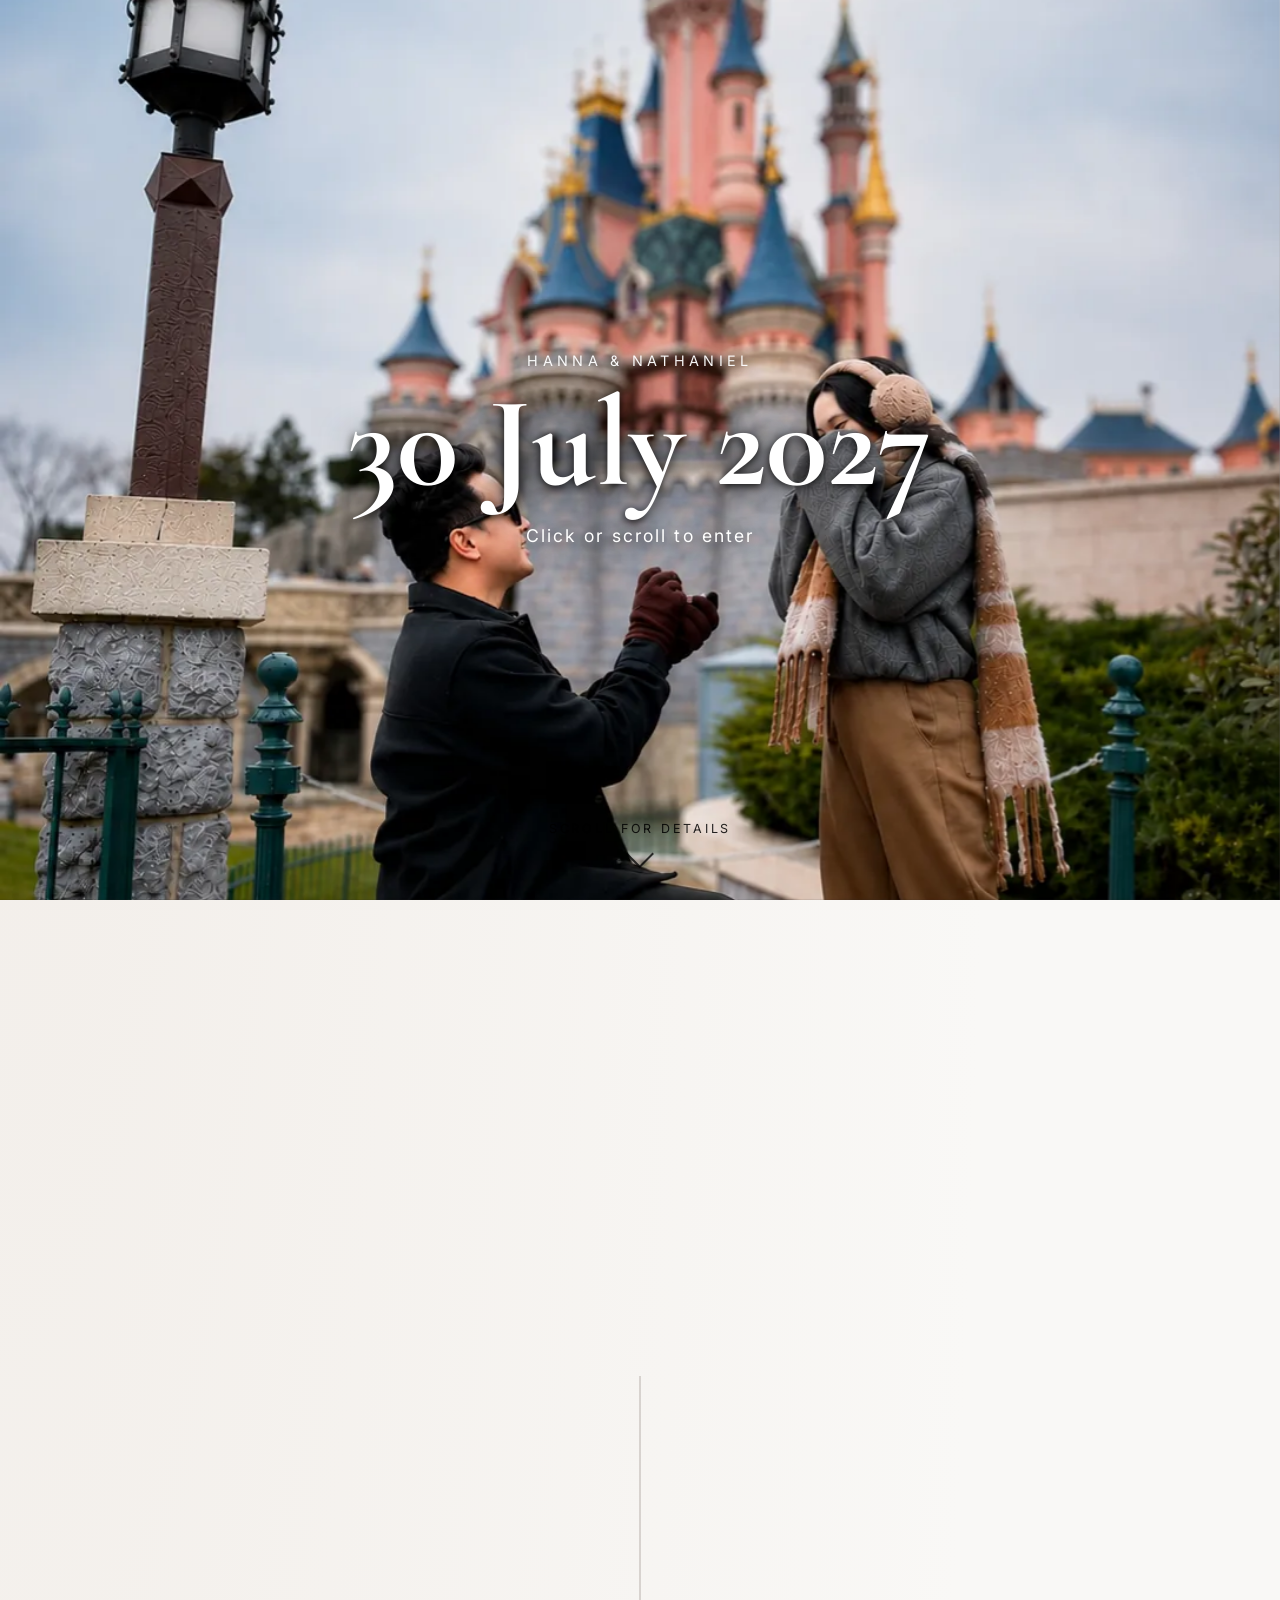
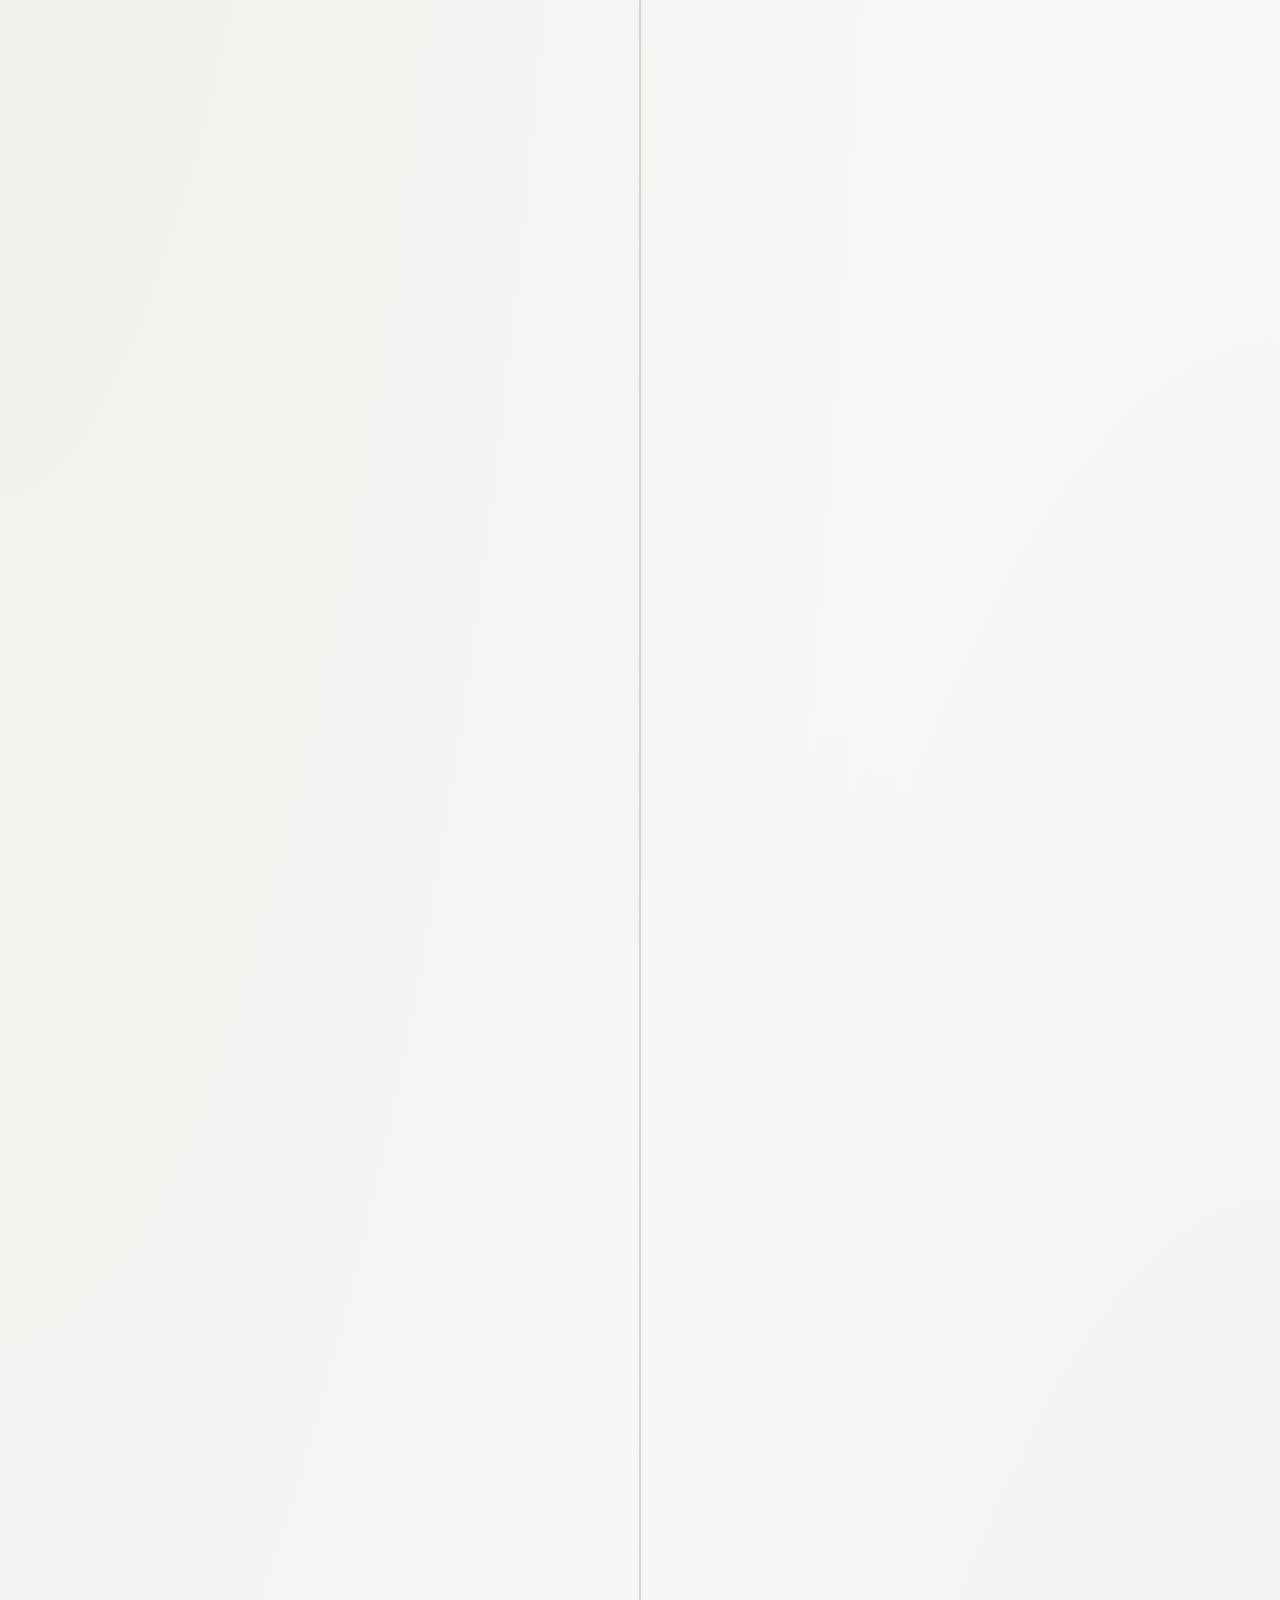
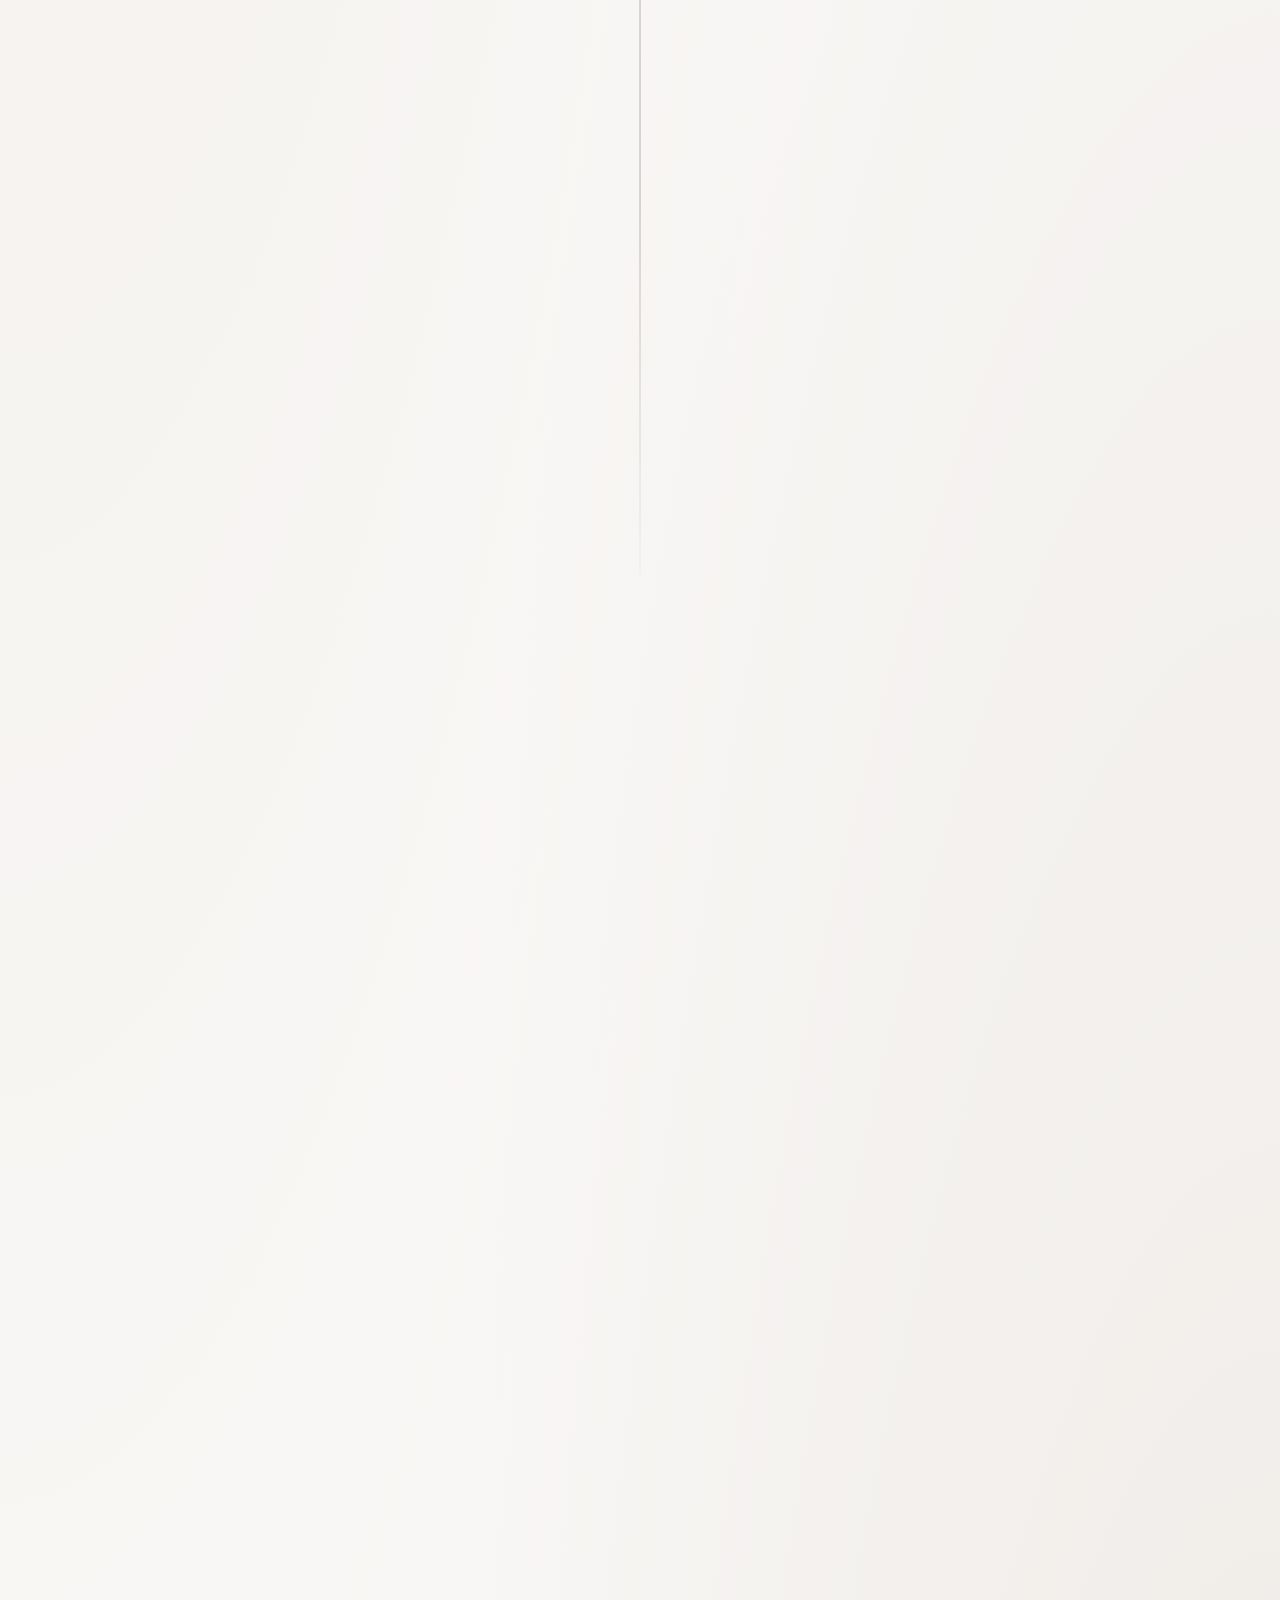
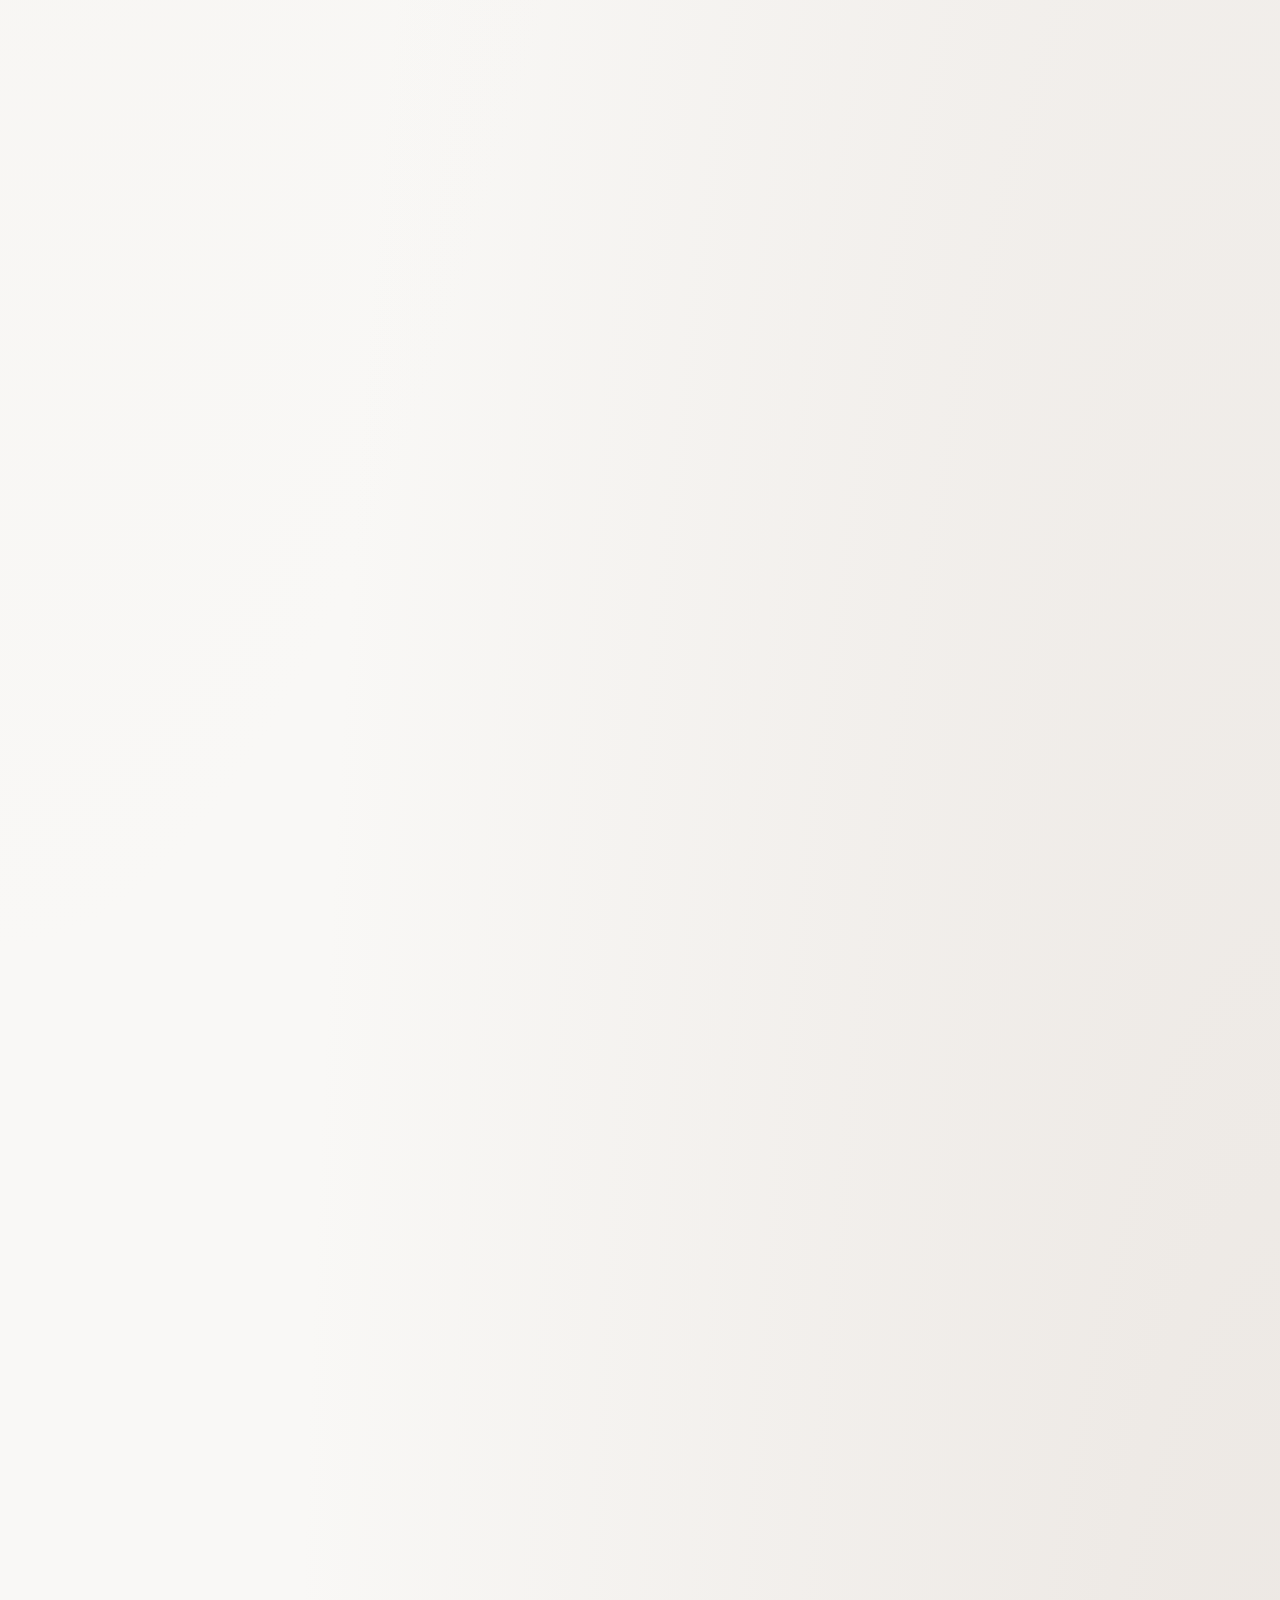
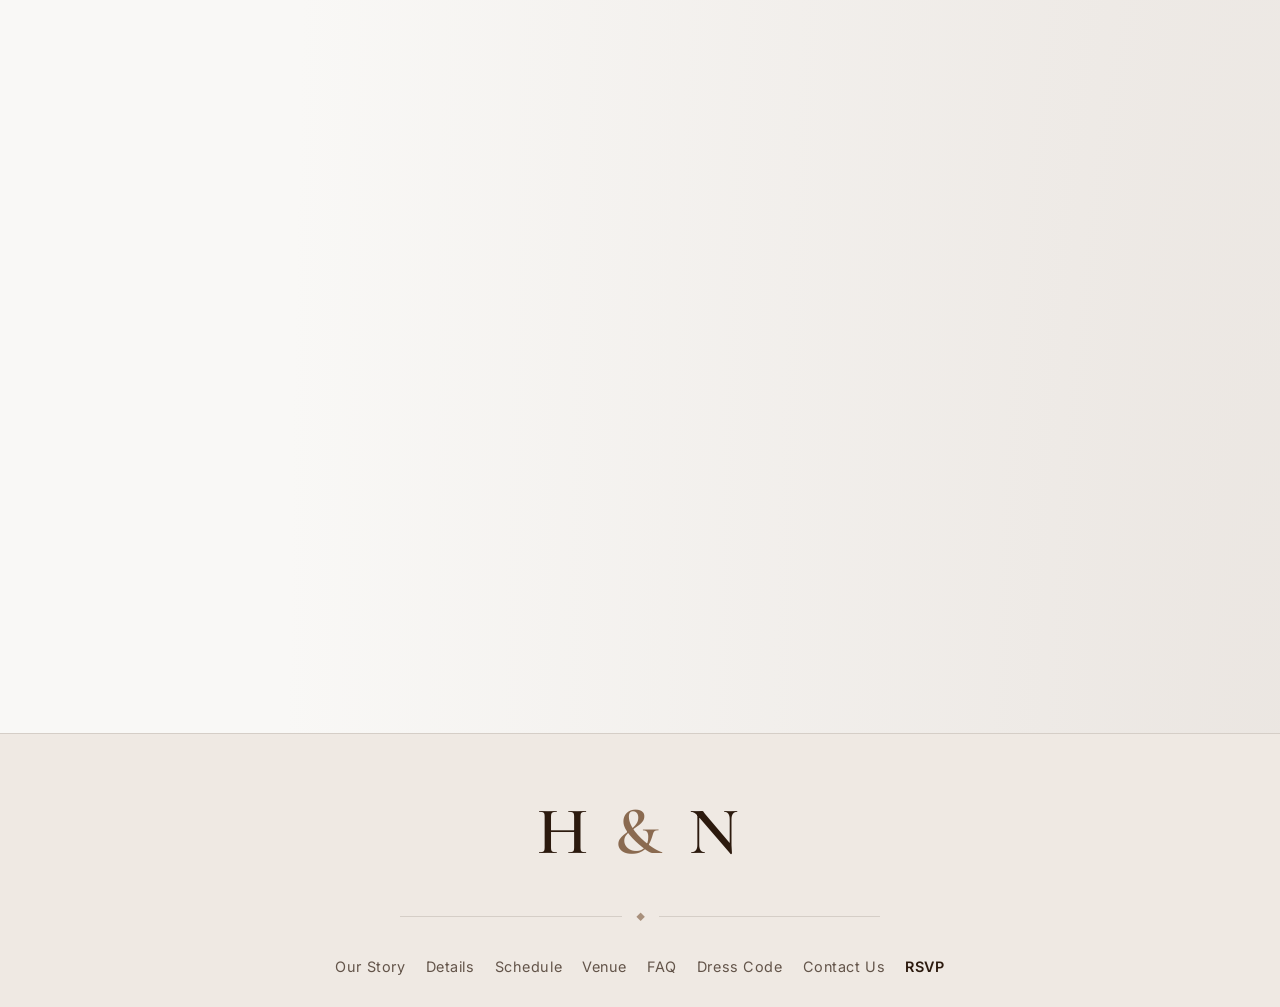
<file: index.html>
<!DOCTYPE html>
<html lang="en">
<head>
    <meta charset="UTF-8">
    <meta name="viewport" content="width=device-width, initial-scale=1.0">
    <meta name="description" content="Hanna & Nathaniel wedding website with details, schedule, venue information, and RSVP.">
    <title>Hanna &amp; Nathaniel | Wedding</title>
    <link rel="icon" type="image/png" sizes="32x32" href="assets/images/favicon32x32.png">
    <link rel="icon" type="image/png" sizes="16x16" href="assets/images/favicon16x16.png">
    <link rel="apple-touch-icon" sizes="180x180" href="assets/images/appletouchicon.png">
    <link rel="icon" type="image/png" sizes="192x192" href="assets/images/androidchrome192x192.png">
    <link rel="icon" type="image/png" sizes="512x512" href="assets/images/androidchrome512x512.png">
    <link rel="preconnect" href="https://fonts.googleapis.com">
    <link rel="preconnect" href="https://fonts.gstatic.com" crossorigin>
    <link href="https://fonts.googleapis.com/css2?family=Cormorant+Garamond:wght@400;500;600;700&family=Inter:wght@400;500;600;700&display=swap" rel="stylesheet">
    <link rel="stylesheet" href="assets/css/style.css">

    <script>
        if (location.hash.length > 1) document.documentElement.classList.add('skip-landing');
    </script>

</head>
<body>

<div class="landing-screen" id="landingScreen" role="button" tabindex="0" aria-label="Click or scroll to enter the wedding website">
    <img src="assets/images/engagement-hero.webp" class="landing-img" id="landingImg" alt="" aria-hidden="true">
    <div class="landing-overlay"></div>
    <div class="landing-content">
        <p class="eyebrow">Hanna &amp; Nathaniel</p>
        <h1>30 July 2027</h1>
        <p class="landing-text">Click or scroll to enter</p>
    </div>

</div>

<div class="scroll-hint" id="scrollHint">
    <a href="#overview" style="display:flex; flex-direction:column; align-items:center; gap:8px; color:inherit; text-decoration:none;">
        <span>Scroll for details</span>
        <div class="scroll-hint-arrow"></div>
    </a>
</div>

<div class="site-shell">
    <header class="topbar" id="home">
        <a class="brand" href="#">Hanna <span>&amp;</span> Nathaniel</a>

        <button class="menu-toggle" id="menuToggle" aria-label="Toggle menu" aria-expanded="false" aria-controls="siteNav">
            <span></span>
            <span></span>
            <span></span>
        </button>

        <nav class="nav" id="siteNav" aria-label="Main navigation">
            <a href="#story">Our Story</a>
            <a href="#details">Details</a>
            <a href="#schedule">Schedule</a>
            <a href="#venue">Venue</a>
            <a href="#faq">FAQ</a>
            <a href="contactus.html" >Contact Us</a>
            <a class="nav-cta" href="rsvp-form.html">RSVP</a>
        </nav>
    </header>

    <main>
        <section class="hero section" aria-labelledby="hero-heading">
            <div class="hero-copy reveal">
                <p class="eyebrow">30 July 2027 · Ålesund, Norway</p>
                <h1 id="hero-heading">We're getting married!</h1>
                <p class="hero-text">

                </p>

                <div class="hero-actions">
                    <a class="button primary" href="rsvp-form.html">Confirm Attendance</a>
                    <a class="button secondary" href="#details">View Details</a>
                </div>

                <div class="countdown-card" aria-label="Countdown to the wedding">
                    <p class="countdown-label">Countdown to our day</p>
                    <div class="countdown" id="countdown">
                        <div><span id="days">00</span><small>Days</small></div>
                        <div><span id="hours">00</span><small>Hours</small></div>
                        <div><span id="minutes">00</span><small>Minutes</small></div>
                        <div><span id="seconds">00</span><small>Seconds</small></div>
                    </div>
                </div>
            </div>

            <div class="hero-visual reveal delay-1" aria-hidden="true">
                <div class="portrait-card large-card" id="enterTarget">
                    <img src="assets/images/engagement-hero.webp"
                         alt="Hanna and Nathaniel"
                         class="hero-photo zoomable"
                         width="450" height="560">
                </div>

                <div class="floating-note top-note">
                    <span>Ceremony</span>
                    <strong>Spjelkavik Kirke · Guests seated by 14:45</strong>
                </div>

                <div class="floating-note bottom-note">
                    <span>Reception</span>
                    <strong>17:00 · Utvikbygda 540, 6260 Skodje</strong>
                </div>
            </div>
        </section>

        <section class="info-strip reveal" id="overview" aria-label="Key wedding details">
            <article>
                <span>Location</span>
                <strong><a href="https://maps.app.goo.gl/4ZouMnAagEYhzbJ78" target="_blank" rel="noopener noreferrer">Spjelkavik Kyrkje</a></strong>
            </article>
            <article>
                <span>Reception</span>
                <strong><a href="https://maps.app.goo.gl/1qGiri7LM7XWDf6u6" target="_blank" rel="noopener noreferrer">Utvikbygda</a></strong>
            </article>
            <article>
                <span>Date</span>
                <strong>Friday, 30 July 2027</strong>
            </article>
            <article>
                <span>RSVP by</span>
                <strong>1 June 2027</strong>
            </article>
        </section>

        <section class="story section-shell" id="story" aria-labelledby="storyTitle">
            <div class="section-heading reveal">
                <p class="kicker eyebrow">Our Story</p>
                <h2 id="storyTitle">The moments that led us here.</h2>

            </div>

            <div class="story-timeline">
                <div class="story-line" aria-hidden="true"></div>

                <article class="story-item reveal">
                    <div class="story-marker">01</div>
                    <div class="story-content">
                        <p class="story-date">Chapter One</p>
                        <h3>The Beginning</h3>
                        <p>After months of chatting and watching movies and series together online, we finally decided to meet in person and watch the new Batman movie at the cinema. It was still during the COVID days, hence the masks!
                        </p>
                    </div>

                    <div class="story-photo actual-photo photo-stack">
                        <img src="assets/images/FirstPicture.webp" width="640" height="853" loading="lazy" decoding="async" class="zoomable stack-photo" data-gallery="story1" alt="Our First picture">
                        <img src="assets/images/Beginning1.webp" width="640" height="853" loading="lazy" decoding="async" class="zoomable stack-photo" data-gallery="story1" alt="Our First picture">
                        <img src="assets/images/Beginning2.webp" width="640" height="853" loading="lazy" decoding="async" class="zoomable stack-photo" data-gallery="story1" alt="Our First picture">
                        <img src="assets/images/Beginning3.webp" width="640" height="853" loading="lazy" decoding="async" class="zoomable stack-photo" data-gallery="story1" alt="Our First picture">
                        <img src="assets/images/Beginning4.webp" width="640" height="853" loading="lazy" decoding="async" class="zoomable stack-photo" data-gallery="story1" alt="Our First picture">
                        <img src="assets/images/Beginning5.webp" width="640" height="853" loading="lazy" decoding="async" class="zoomable stack-photo" data-gallery="story1" alt="Our First picture">
                        <img src="assets/images/engagement-hero.webp" width="640" height="853" loading="lazy" decoding="async" class="zoomable stack-photo" data-gallery="story1" alt="Our First picture, another moment" aria-hidden="true">
                        <img src="assets/images/FirstDate.webp" width="640" height="853" loading="lazy" decoding="async" class="zoomable stack-photo" data-gallery="story1" alt="Our First picture, another moment" aria-hidden="true">
                        <img src="assets/images/AmusementPark.webp" width="640" height="853" loading="lazy" decoding="async" class="zoomable stack-photo" data-gallery="story1" alt="Our First picture, another moment" aria-hidden="true">

                        <span class="stack-count" aria-hidden="true">6<span class="stack-count-label"> photos</span></span>
                    </div>

                </article>

                <article class="story-item reverse reveal delay-1">
                    <div class="story-marker">02</div>
                    <div class="story-content">
                        <p class="story-date">Chapter Two</p>
                        <h3>First Date</h3>
                        <p>Since we both love amusement parks, we decided to have our first date at TusenFryd. We tried to go on pretty much every ride we could, so by the end of the day, we were completely exhausted! But we had such a great time together.
                        </p>
                    </div>
                    <!--
                      TODO: Add a photo stack here similar to the first story item, HANNA DO IT PLEASE!
                    -->
                    <div class="story-photo actual-photo">
                        <div class="story-photo actual-photo photo-stack">
                            <img src="assets/images/FirstDate.webp" width="640" height="853" loading="lazy" decoding="async" class="zoomable stack-photo" data-gallery="story2" alt="Our First Date">
                            <img src="assets/images/AmusementPark.webp" width="640" height="853" loading="lazy" decoding="async" class="zoomable stack-photo" data-gallery="story2" alt="At TusenFryd, another ride" aria-hidden="true">
                            <img src="assets/images/NorthernLights.png" width="640" height="853" loading="lazy" decoding="async" class="zoomable stack-photo" data-gallery="story2" alt="At TusenFryd, another moment" aria-hidden="true">
                            <span class="stack-count" aria-hidden="true">3<span class="stack-count-label"> photos</span></span>
                        </div>
                    </div>
                </article>

                <article class="story-item reveal delay-2">
                    <div class="story-marker">03</div>
                    <div class="story-content">
                        <p class="story-date">Chapter Three</p>
                        <h3>Growing Together</h3>
                        <p>Four years have passed since we started this journey together. Since then, we’ve traveled to new places, gone on hikes, joined running races, played pc games, attended concerts, and shared countless ordinary days in between. Through every trip, milestone, adventure, and quiet moment, we’ve learned just how good life can be when it’s shared with someone you love <3</p>
                    </div>
                    <div class="story-photo actual-photo">
                        <div class="story-photo actual-photo photo-stack">
                            <img src="assets/images/NorthernLights.png" width="640" height="853" loading="lazy" decoding="async" class="zoomable stack-photo" data-gallery="story3" alt="Our First Date">
                            <img src="assets/images/AmusementPark.webp" width="640" height="853" loading="lazy" decoding="async" class="zoomable stack-photo" data-gallery="story3" alt="At TusenFryd, another ride" aria-hidden="true">
                            <img src="assets/images/FirstDate.webp" width="640" height="853" loading="lazy" decoding="async" class="zoomable stack-photo" data-gallery="story3" alt="At TusenFryd, another moment" aria-hidden="true">
                            <span class="stack-count" aria-hidden="true">3<span class="stack-count-label"> photos</span></span>
                        </div>
                    </div>
                </article>

                <article class="story-item reverse reveal delay-3">
                    <div class="story-marker">04</div>
                    <div class="story-content">
                        <p class="story-date">The Proposal</p>
                        <h3>Chasing Thrills Together</h3>
                        <p>From traveling across Europe and Asia to attending concerts and exploring amusement parks, we’ve shared plenty of adventures together. Wherever we go, we always make it our mission to find the scariest ride we can.

                            Little did we know, the scariest one was still to come.</p>
                    </div>
                    <div class="story-photo actual-photo">
                        <div class="story-photo actual-photo photo-stack">
                            <img src="assets/images/AmusementPark.webp" width="640" height="853" loading="lazy" decoding="async" class="zoomable stack-photo" data-gallery="story4" alt="Our First Date">
                            <img src="assets/images/NorthernLights.png" width="640" height="853" loading="lazy" decoding="async" class="zoomable stack-photo" data-gallery="story4" alt="At TusenFryd, another ride" aria-hidden="true">
                            <img src="assets/images/FirstDate.webp" width="640" height="853" loading="lazy" decoding="async" class="zoomable stack-photo" data-gallery="story4" alt="At TusenFryd, another moment" aria-hidden="true">
                            <span class="stack-count" aria-hidden="true">3<span class="stack-count-label"> photos</span></span>
                        </div>
                    </div>
                </article>

                <article class="story-item reveal">
                    <div class="story-marker">05</div>
                    <div class="story-content">
                        <p class="story-date">The Next Chapter</p>
                        <h3>She said YES!</h3>
                        <p>
                            Little did Hanna know, this “scariest ride” had actually been planned
                            long before they even met. Back in 2014, when Nathaniel first visited
                            Disneyland Paris with his parents, he knew right then and there that one
                            day, he wanted to propose to his future wife at the happiest place on Earth.
                        </p>
                        <br>

                        <p>
                            Years later, Hanna thought they were simply visiting another amusement
                            park, just like they always do when traveling somewhere new. What she
                            didn’t know was that Nathaniel had been carrying this plan with him all along.
                        </p>
                        <br>

                        <p>
                            And this time, the scariest ride wasn’t a roller coaster. It was Nathaniel
                            getting down on one knee and asking the biggest question of his life.
                        </p>
                    </div>
                    <div class="story-photo actual-photo">
                        <div class="story-photo actual-photo photo-stack">
                            <img src="assets/images/engagement-hero.webp" width="640" height="853" loading="lazy" decoding="async" class="zoomable stack-photo" data-gallery="story5" alt="Our First Date">
                            <img src="assets/images/FirstDate.webp" width="640" height="853" loading="lazy" decoding="async" class="zoomable stack-photo" data-gallery="story5" alt="At TusenFryd, another ride" aria-hidden="true">
                            <img src="assets/images/NorthernLights.png" width="640" height="853" loading="lazy" decoding="async" class="zoomable stack-photo" data-gallery="story5" alt="At TusenFryd, another moment" aria-hidden="true">
                            <span class="stack-count" aria-hidden="true">3<span class="stack-count-label"> photos</span></span>
                        </div>
                    </div>
                </article>

                <article class="story-item final reverse reveal delay-1">
                    <div class="story-marker">♥</div>
                    <div class="story-content">
                        <p class="story-date">July 30, 2027</p>
                        <h3>Our Wedding Day</h3>
                        <p>The next part of our story begins with all of you beside us.</p>
                    </div>
                    <div class="story-photo wedding-date-card" aria-hidden="true">
                        <span>30</span>
                        <small>07 · 2027</small>
                    </div>
                </article>
            </div>
        </section>

        <section class="section" id="details" aria-labelledby="details-heading">
            <div class="section-heading reveal">
                <p class="eyebrow">Wedding Details</p>
                <h2 id="details-heading">Everything you need for the celebration.</h2>
            </div>

            <div class="cards-grid">
                <article class="glass-card reveal">
                    <h3>Ceremony</h3>
                    <p>Spjelkavik Kirke</p>
                    <p>30 July 2027</p>
                    <p>Seating starts at 14:45</p>
                </article>

                <article class="glass-card reveal delay-1">
                    <h3>Reception</h3>
                    <p>Dinner, cake, speeches, and dancing to follow the ceremony.</p>
                    <a href="#venue" class="dresscode-link">Click for venue details</a>
                </article>

                <article class="glass-card reveal delay-2">
                    <h3>Dress Code</h3>
                    <p>Formal or semi-formal attire</p>
                    <a href="dresscode.html" class="dresscode-link">
                        Click for more details &amp; inspiration
                    </a>
                    <div class="palette" aria-label="Wedding colour palette">
                        <span style="--swatch:#6b1f2b" title="Dark Burgundy"></span>
                        <span style="--swatch:#910c00" title="Rich Red Wine"></span>
                        <span style="--swatch:#7e8f76" title="Sage Green"></span>
                        <span style="--swatch:#c8b083" title="Soft Ivory"></span>
                        <span style="--swatch:#efe6cf" title="Warm Taupe"></span>
                    </div>
                </article>
            </div>
        </section>

        <section class="section" id="schedule" aria-labelledby="schedule-heading">
            <div class="section-heading reveal">
                <p class="eyebrow">Timeline</p>
                <h2 id="schedule-heading">A simple overview of the day.</h2>
            </div>

            <div class="timeline">
                <div class="timeline-item reveal">
                    <div class="time" aria-label="14:45">14:45</div>
                    <div class="timeline-content">
                        <h3>Guest Seated</h3>
                        <p>Please arrive a little early so everyone can be seated before the ceremony begins.</p>
                    </div>
                </div>
                <div class="timeline-item reveal delay-1">
                    <div class="time" aria-label="15:00">15:00</div>
                    <div class="timeline-content">
                        <h3>Wedding Ceremony</h3>
                        <p>We will exchange vows and celebrate this meaningful moment together.</p>
                    </div>
                </div>
                <div class="timeline-item reveal delay-2">
                    <div class="time" aria-label="17:00">17:00</div>
                    <div class="timeline-content">
                        <h3>Reception &amp; dinner</h3>
                        <p>Food, laughter, and heartfelt speeches with family and friends.</p>
                    </div>
                </div>
                <div class="timeline-item reveal delay-3">
                    <div class="time" aria-label="19:15">19:15</div>
                    <div class="timeline-content">
                        <h3>Party &amp; Events</h3>
                        <p>Let the celebration continue with music, photos, and joyful memories.</p>
                    </div>
                </div>
            </div>
        </section>

        <section class="section split-section" id="venue" aria-labelledby="venue-heading">
            <div class="section-heading reveal">
                <p class="eyebrow">Venue</p>
                <h2 id="venue-heading">Where We’ll Celebrate.</h2>
            </div>

            <div class="venue-layout">
                <div class="venue-card reveal">
                    <h3>Spjelkavik Kirke</h3>
                    <p>Vestmoa 20, 6018 Ålesund, Norway</p>
                    <a class="text-link" target="_blank" rel="noopener noreferrer" href="https://maps.app.goo.gl/4ZouMnAagEYhzbJ78">Open in Maps</a>
                    <iframe
                            src="https://www.google.com/maps/embed?pb=!1m18!1m12!1m3!1d2000!2d6.3477719!3d62.4677234!2m3!1f0!2f0!3f0!3m2!1i1024!2i768!4f13.1!3m3!1m2!1s0x4616c50a7df0b40f%3A0xa797bf289be68834!2sSpjelkavik+Kyrkje!5e0!3m2!1sen!2sno!4v1"                            width="100%"
                            height="260"
                            style="border:0; border-radius:18px; margin-top:18px; filter: grayscale(20%);"
                            allowfullscreen=""
                            loading="lazy"
                            referrerpolicy="no-referrer-when-downgrade">
                    </iframe>
                </div>

                <div class="venue-card reveal delay-1">
                    <h3>Utvikbygda</h3>
                    <p>Utvikbygda 540, 6260 Skodje</p>
                    <a class="text-link" target="_blank" rel="noopener noreferrer" href="https://maps.app.goo.gl/1qGiri7LM7XWDf6u6">Open in Maps</a>
                    <iframe
                            src="https://www.google.com/maps/embed?pb=!1m18!1m12!1m3!1d2000!2d6.5191552!3d62.5022355!2m3!1f0!2f0!3f0!3m2!1i1024!2i768!4f13.1!3m3!1m2!1s0x4616c863b6b1c4b7%3A0xd423f464b92375e9!2sUtvikbygda+540%2C+6260+Skodje!5e0!3m2!1sen!2sno!4v1"                            width="100%"
                            height="260"
                            style="border:0; border-radius:18px; margin-top:18px; filter: grayscale(20%);"
                            allowfullscreen=""
                            loading="lazy"
                            referrerpolicy="no-referrer-when-downgrade">
                    </iframe>
                </div>
            </div>
        </section>

        <section class="section" id="faq" aria-labelledby="faq-heading">
            <div class="section-heading reveal">
                <p class="eyebrow">FAQ</p>
                <h2 id="faq-heading">A few helpful answers.</h2>
            </div>

            <div class="faq-list">
                <details class="faq-item reveal">
                    <summary>Can I bring a plus one?</summary>
                    <p>Please refer to your invitation, where the names of all invited guests are listed.If plus one is included, this will also be clearly stated on your invitation.</p>
                </details>
                <details class="faq-item reveal delay-1">
                    <summary>Are children invited?</summary>
                    <p>Please refer to the "Kindly Note" section on your invitation. We kindly ask all guests to follow the instructions there.</p>
                </details>
                <details class="faq-item reveal delay-2">
                    <summary>What if I have dietary restrictions?</summary>
                    <p>You can let us know on the RSVP form and we will do our best to accommodate you.</p>
                </details>
                <details class="faq-item reveal delay-3">
                    <summary>Is transportation provided for the wedding day?</summary>
                    <p>Transportation will not be provided, so we recommend arranging your own transportation in advance.If you're unsure about your options or need a little help figuring out how to get to the venue or home after the celebration, please reach out to us ahead of time and we'll be happy to find suitable solutions!</p>
                </details>
                <details class="faq-item reveal delay-4">
                    <summary>Does the venue and church have parking?</summary>
                    <p>Yes, both the venue and church have designated parking areas available for guests.</p>
                </details>
                <details class="faq-item reveal delay-5">
                    <summary>Can I change my RSVP after the deadline?</summary>
                    <p>Things happen and we understand that circumstances can change. Just reach out to us as soon as you can so we can plan accordingly.</p>
                </details>
                <details class="faq-item reveal delay-6">
                    <summary>Can I post photos on Social Media?</summary>
                    <p>Definitely! We'd love to see your photos from our special day. Feel free to tag us on social media, and we also encourage you to upload your photos using the QR code that will be provided at the event so we can keep all the wonderful memories in one place.Thank you!</p>
                </details>
            </div>
        </section>

        <section class="section cta-section reveal" aria-labelledby="cta-heading">
            <p class="eyebrow">Celebrate with us</p>
            <h2 id="cta-heading">We would love to know if you can make it.</h2>
            <p>Please send your RSVP before 1 June 2027.</p>
            <a class="button primary" href="rsvp-form.html">Go to RSVP</a>
        </section>
    </main>

    <footer class="site-footer" aria-label="Site footer">
        <div class="footer-inner">

            <div class="footer-brand">
                <p class="footer-monogram" aria-hidden="true">H <span>&amp;</span> N</p>
            </div>

            <div class="footer-rule" aria-hidden="true">
                <span></span>
                <span class="footer-diamond">◆</span>
                <span></span>
            </div>

            <nav class="footer-nav" aria-label="Footer navigation">
                <a href="#story">Our Story</a>
                <a href="#details">Details</a>
                <a href="#schedule">Schedule</a>
                <a href="#venue">Venue</a>
                <a href="#faq">FAQ</a>
                <a href="dresscode.html">Dress Code</a>
                <a href="contactus.html" >Contact Us</a>
                <a href="rsvp-form.html" class="footer-rsvp-link">RSVP</a>


            </nav>


        </div>
    </footer>

</div><!-- /.site-shell -->

<script src="assets/js/script.js"></script>
</body>
</html>
</file>
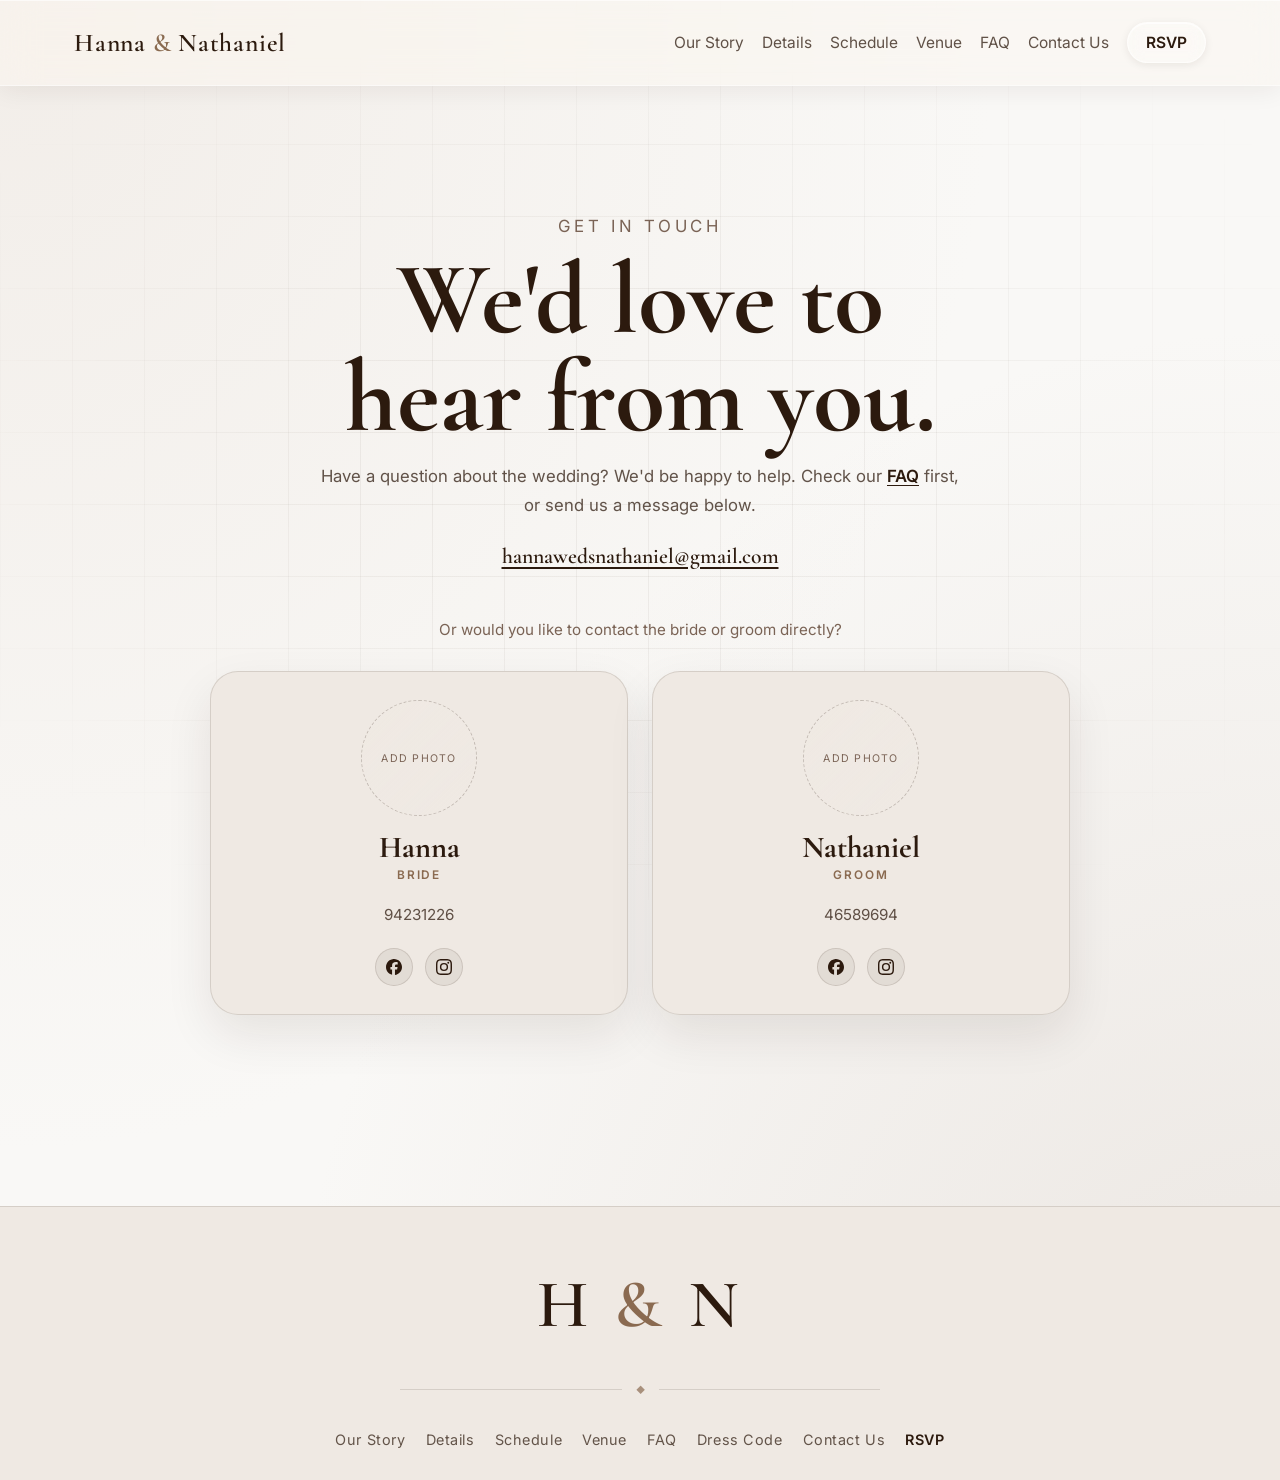
<file: contactus.html>
<!DOCTYPE html>
<html lang="en">
<head>
    <meta charset="UTF-8">
    <meta name="viewport" content="width=device-width, initial-scale=1.0">
    <meta name="description" content="Get in touch with Hanna & Nathaniel with any questions about their wedding.">
    <title>Contact Us | Hanna & Nathaniel</title>
    <link rel="icon" type="image/png" sizes="32x32" href="assets/images/favicon32x32.png">
    <link rel="icon" type="image/png" sizes="16x16" href="assets/images/favicon16x16.png">
    <link rel="apple-touch-icon" sizes="180x180" href="assets/images/appletouchicon.png">
    <link rel="icon" type="image/png" sizes="192x192" href="assets/images/androidchrome192x192.png">
    <link rel="icon" type="image/png" sizes="512x512" href="assets/images/androidchrome512x512.png">
    <link rel="preconnect" href="https://fonts.googleapis.com">
    <link rel="preconnect" href="https://fonts.gstatic.com" crossorigin>
    <link href="https://fonts.googleapis.com/css2?family=Cormorant+Garamond:wght@400;500;600;700&family=Inter:wght@400;500;600;700&display=swap" rel="stylesheet">
    <link rel="stylesheet" href="assets/css/style.css">
</head>
<body>

<div class="site-shell">

    <!-- NAVBAR -->
    <header class="topbar" id="home">

        <a class="brand" href="index.html">Hanna <span>&amp;</span> Nathaniel</a>

        <button class="menu-toggle" id="menuToggle" aria-label="Toggle menu" aria-expanded="false" aria-controls="siteNav">
            <span></span>
            <span></span>
            <span></span>
        </button>

        <nav class="nav" id="siteNav" aria-label="Main navigation">
            <a href="index.html#story">Our Story</a>
            <a href="index.html#details">Details</a>
            <a href="index.html#schedule">Schedule</a>
            <a href="index.html#venue">Venue</a>
            <a href="index.html#faq">FAQ</a>
            <a href="contactus.html" aria-current="page">Contact Us</a>
            <a class="nav-cta" href="rsvp-form.html">RSVP</a>
        </nav>
    </header>

    <!-- MAIN -->
    <main class="contact-page">
        <section class="section" aria-labelledby="contact-heading">

            <div class="contact-intro reveal">
                <p class="eyebrow">Get In Touch</p>
                <h1 id="contact-heading">We'd love to hear from you.</h1>
                <p>Have a question about the wedding? We'd be happy to help. Check our <a class="inline-link" href="index.html#faq">FAQ</a> first, or send us a message below.</p>
                <a class="contact-email" href="mailto:hannawedsnathaniel@gmail.com">hannawedsnathaniel@gmail.com</a>
            </div>

            <p class="contact-divider reveal">Or would you like to contact the bride or groom directly?</p>

            <div class="contact-people">
                <article class="glass-card person-card reveal">
                    <div class="person-photo" role="img" aria-label="Photo placeholder for Hanna">
                        <span>Add photo</span>
                    </div>
                    <h3 class="person-name">Hanna</h3>
                    <p class="person-role">Bride</p>
                    <p class="person-detail"><a href="tel:94231226">94231226</a></p>
                    <div class="person-socials">
                        <a href="https://www.facebook.com/hanna.alea.flores" aria-label="Hanna on Facebook">
                            <svg viewBox="0 0 24 24" aria-hidden="true"><path d="M9.101 23.691v-7.98H6.627v-3.667h2.474v-1.58c0-4.085 1.848-5.978 5.858-5.978.401 0 .955.042 1.468.103a8.68 8.68 0 0 1 1.141.195v3.325a8.623 8.623 0 0 0-.653-.036 26.805 26.805 0 0 0-.733-.009c-.707 0-1.259.096-1.675.309a1.686 1.686 0 0 0-.679.622c-.258.42-.374.995-.374 1.752v1.297h3.919l-.386 1.928-.287 1.739h-3.246v8.245C19.396 23.238 24 18.179 24 12.044c0-6.627-5.373-12-12-12s-12 5.373-12 12c0 5.628 3.874 10.35 9.101 11.647Z"/></svg>
                        </a>
                        <a href="https://www.instagram.com/hannaalea.f/?hl=en" aria-label="Hanna on Instagram">
                            <svg viewBox="0 0 24 24" aria-hidden="true"><path d="M12 0C8.74 0 8.333.014 7.053.072 5.775.132 4.905.333 4.14.63c-.789.306-1.459.717-2.126 1.384S.935 3.35.63 4.14C.333 4.905.131 5.775.072 7.053.014 8.333 0 8.74 0 12s.014 3.667.072 4.947c.06 1.277.261 2.148.558 2.913.306.788.717 1.459 1.384 2.126.667.666 1.336 1.079 2.126 1.384.766.296 1.636.499 2.913.558C8.333 23.986 8.74 24 12 24s3.667-.014 4.947-.072c1.277-.06 2.148-.262 2.913-.558.788-.306 1.459-.718 2.126-1.384.666-.667 1.079-1.335 1.384-2.126.296-.765.499-1.636.558-2.913.058-1.28.072-1.687.072-4.947s-.014-3.667-.072-4.947c-.06-1.277-.262-2.149-.558-2.913-.306-.789-.718-1.459-1.384-2.126C21.319 1.347 20.651.935 19.86.63c-.765-.297-1.636-.499-2.913-.558C15.667.014 15.26 0 12 0zm0 2.16c3.203 0 3.585.016 4.85.071 1.17.055 1.805.249 2.227.415.562.217.96.477 1.382.896.419.42.679.819.896 1.381.164.422.36 1.057.413 2.227.057 1.266.07 1.646.07 4.85s-.015 3.585-.074 4.85c-.061 1.17-.256 1.805-.421 2.227-.224.562-.479.96-.899 1.382-.419.419-.824.679-1.38.896-.42.164-1.065.36-2.235.413-1.274.057-1.649.07-4.859.07-3.211 0-3.586-.015-4.859-.074-1.171-.061-1.816-.256-2.236-.421-.569-.224-.96-.479-1.379-.899-.421-.419-.69-.824-.9-1.38-.165-.42-.359-1.065-.42-2.235-.045-1.26-.061-1.649-.061-4.844 0-3.196.016-3.586.061-4.861.061-1.17.255-1.814.42-2.234.21-.57.479-.96.9-1.381.419-.419.81-.689 1.379-.898.42-.166 1.051-.361 2.221-.421 1.275-.045 1.65-.06 4.859-.06l.045.03zm0 3.678a6.162 6.162 0 1 0 0 12.324 6.162 6.162 0 0 0 0-12.324zM12 16a4 4 0 1 1 0-8 4 4 0 0 1 0 8zm7.846-10.405a1.441 1.441 0 1 1-2.883.001 1.441 1.441 0 0 1 2.883-.001z"/></svg>
                        </a>
                    </div>
                </article>

                <article class="glass-card person-card reveal delay-1">
                    <div class="person-photo" role="img" aria-label="Photo placeholder for Nathaniel">
                        <span>Add photo</span>
                    </div>
                    <h3 class="person-name">Nathaniel</h3>
                    <p class="person-role">Groom</p>
                    <p class="person-detail"><a href="tel:46589694">46589694</a></p>
                    <div class="person-socials">
                        <a href="https://www.facebook.com/asterisk08" aria-label="Nathaniel on Facebook">
                            <svg viewBox="0 0 24 24" aria-hidden="true"><path d="M9.101 23.691v-7.98H6.627v-3.667h2.474v-1.58c0-4.085 1.848-5.978 5.858-5.978.401 0 .955.042 1.468.103a8.68 8.68 0 0 1 1.141.195v3.325a8.623 8.623 0 0 0-.653-.036 26.805 26.805 0 0 0-.733-.009c-.707 0-1.259.096-1.675.309a1.686 1.686 0 0 0-.679.622c-.258.42-.374.995-.374 1.752v1.297h3.919l-.386 1.928-.287 1.739h-3.246v8.245C19.396 23.238 24 18.179 24 12.044c0-6.627-5.373-12-12-12s-12 5.373-12 12c0 5.628 3.874 10.35 9.101 11.647Z"/></svg>
                        </a>
                        <a href="https://www.instagram.com/notsonathan/?hl=en" aria-label="Nathaniel on Instagram">
                            <svg viewBox="0 0 24 24" aria-hidden="true"><path d="M12 0C8.74 0 8.333.014 7.053.072 5.775.132 4.905.333 4.14.63c-.789.306-1.459.717-2.126 1.384S.935 3.35.63 4.14C.333 4.905.131 5.775.072 7.053.014 8.333 0 8.74 0 12s.014 3.667.072 4.947c.06 1.277.261 2.148.558 2.913.306.788.717 1.459 1.384 2.126.667.666 1.336 1.079 2.126 1.384.766.296 1.636.499 2.913.558C8.333 23.986 8.74 24 12 24s3.667-.014 4.947-.072c1.277-.06 2.148-.262 2.913-.558.788-.306 1.459-.718 2.126-1.384.666-.667 1.079-1.335 1.384-2.126.296-.765.499-1.636.558-2.913.058-1.28.072-1.687.072-4.947s-.014-3.667-.072-4.947c-.06-1.277-.262-2.149-.558-2.913-.306-.789-.718-1.459-1.384-2.126C21.319 1.347 20.651.935 19.86.63c-.765-.297-1.636-.499-2.913-.558C15.667.014 15.26 0 12 0zm0 2.16c3.203 0 3.585.016 4.85.071 1.17.055 1.805.249 2.227.415.562.217.96.477 1.382.896.419.42.679.819.896 1.381.164.422.36 1.057.413 2.227.057 1.266.07 1.646.07 4.85s-.015 3.585-.074 4.85c-.061 1.17-.256 1.805-.421 2.227-.224.562-.479.96-.899 1.382-.419.419-.824.679-1.38.896-.42.164-1.065.36-2.235.413-1.274.057-1.649.07-4.859.07-3.211 0-3.586-.015-4.859-.074-1.171-.061-1.816-.256-2.236-.421-.569-.224-.96-.479-1.379-.899-.421-.419-.69-.824-.9-1.38-.165-.42-.359-1.065-.42-2.235-.045-1.26-.061-1.649-.061-4.844 0-3.196.016-3.586.061-4.861.061-1.17.255-1.814.42-2.234.21-.57.479-.96.9-1.381.419-.419.81-.689 1.379-.898.42-.166 1.051-.361 2.221-.421 1.275-.045 1.65-.06 4.859-.06l.045.03zm0 3.678a6.162 6.162 0 1 0 0 12.324 6.162 6.162 0 0 0 0-12.324zM12 16a4 4 0 1 1 0-8 4 4 0 0 1 0 8zm7.846-10.405a1.441 1.441 0 1 1-2.883.001 1.441 1.441 0 0 1 2.883-.001z"/></svg>
                        </a>
                    </div>
                </article>
            </div>



        </section>
    </main>

    <footer class="site-footer" aria-label="Site footer">
        <div class="footer-inner">

            <div class="footer-brand">
                <p class="footer-monogram" aria-hidden="true">H <span>&amp;</span> N</p>
            </div>

            <div class="footer-rule" aria-hidden="true">
                <span></span>
                <span class="footer-diamond">◆</span>
                <span></span>
            </div>

            <nav class="footer-nav" aria-label="Footer navigation">
                <a href="index.html#story">Our Story</a>
                <a href="index.html#details">Details</a>
                <a href="index.html#schedule">Schedule</a>
                <a href="index.html#venue">Venue</a>
                <a href="index.html#faq">FAQ</a>
                <a href="dresscode.html">Dress Code</a>
                <a href="contactus.html">Contact Us</a>
                <a href="rsvp-form.html" class="footer-rsvp-link">RSVP</a>
            </nav>

        </div>
    </footer>

</div><!-- /.site-shell -->

<script src="assets/js/script.js"></script>
</body>
</html>
</file>
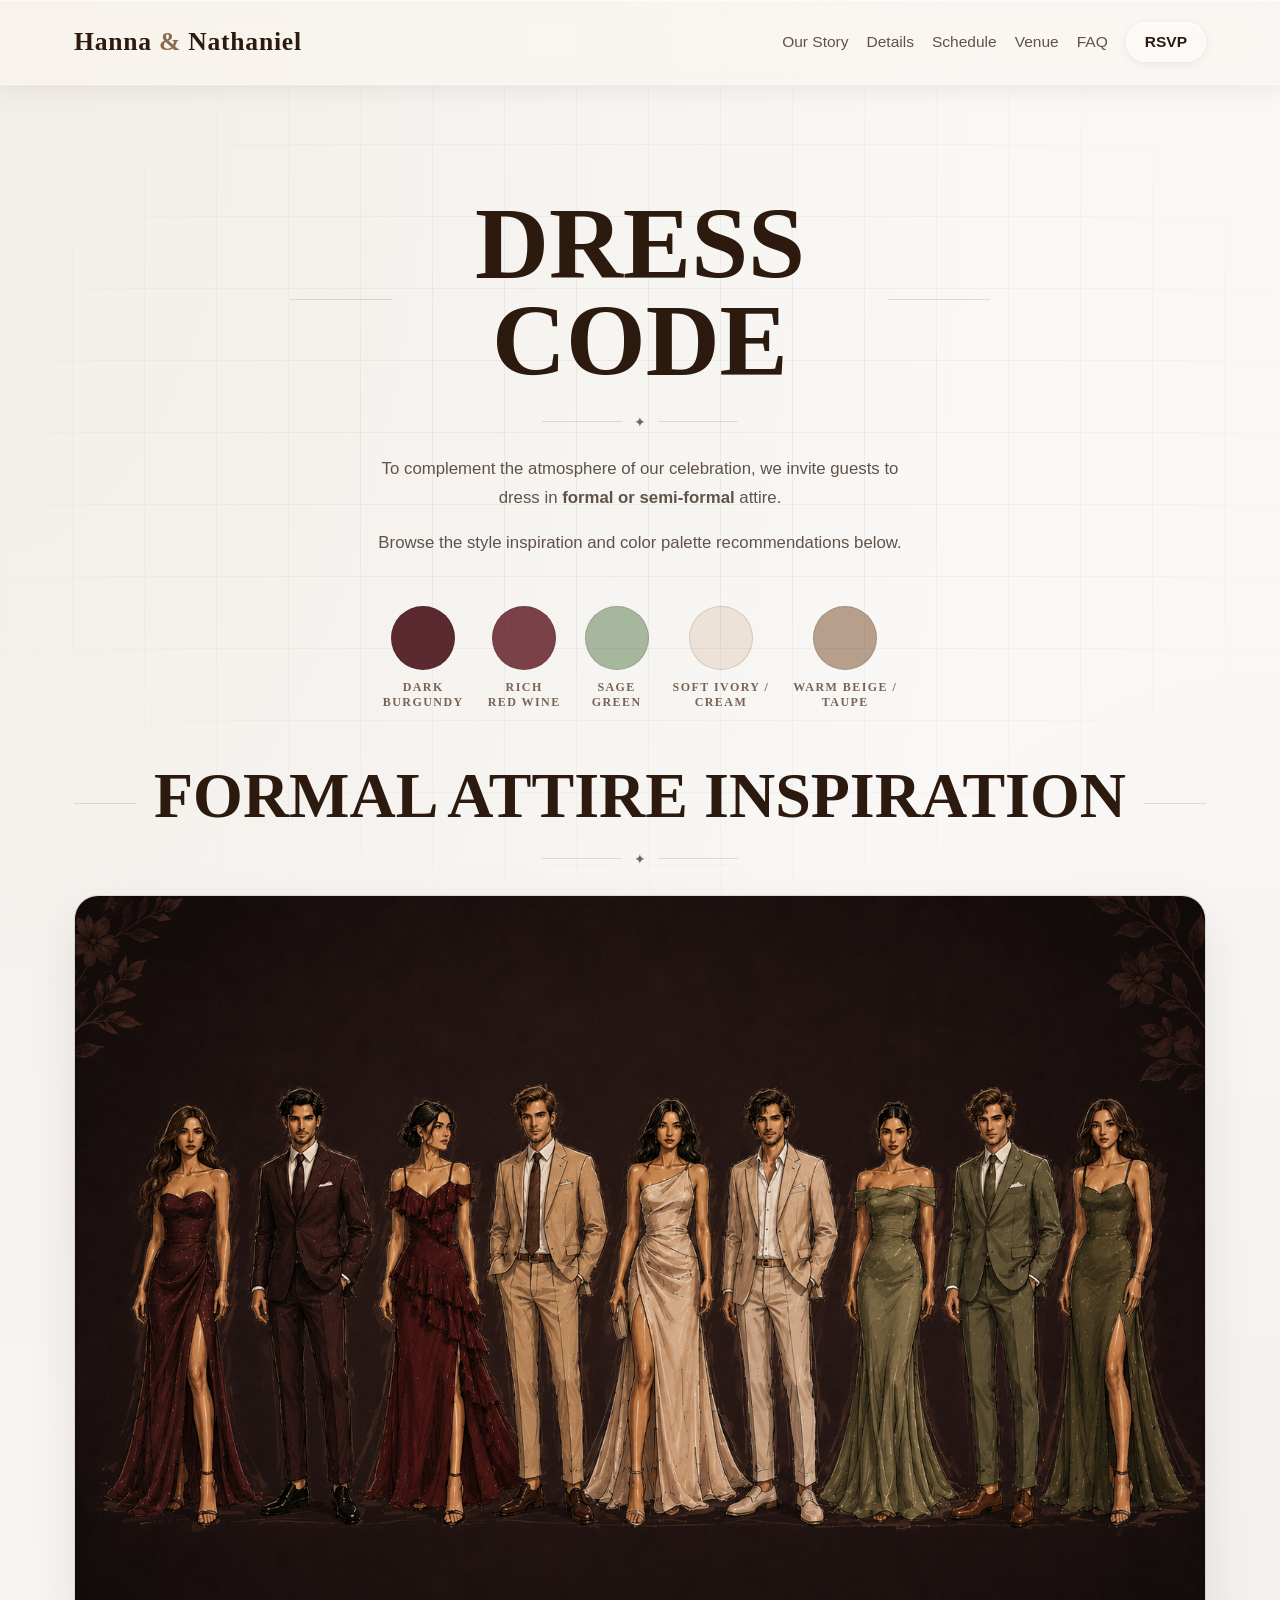
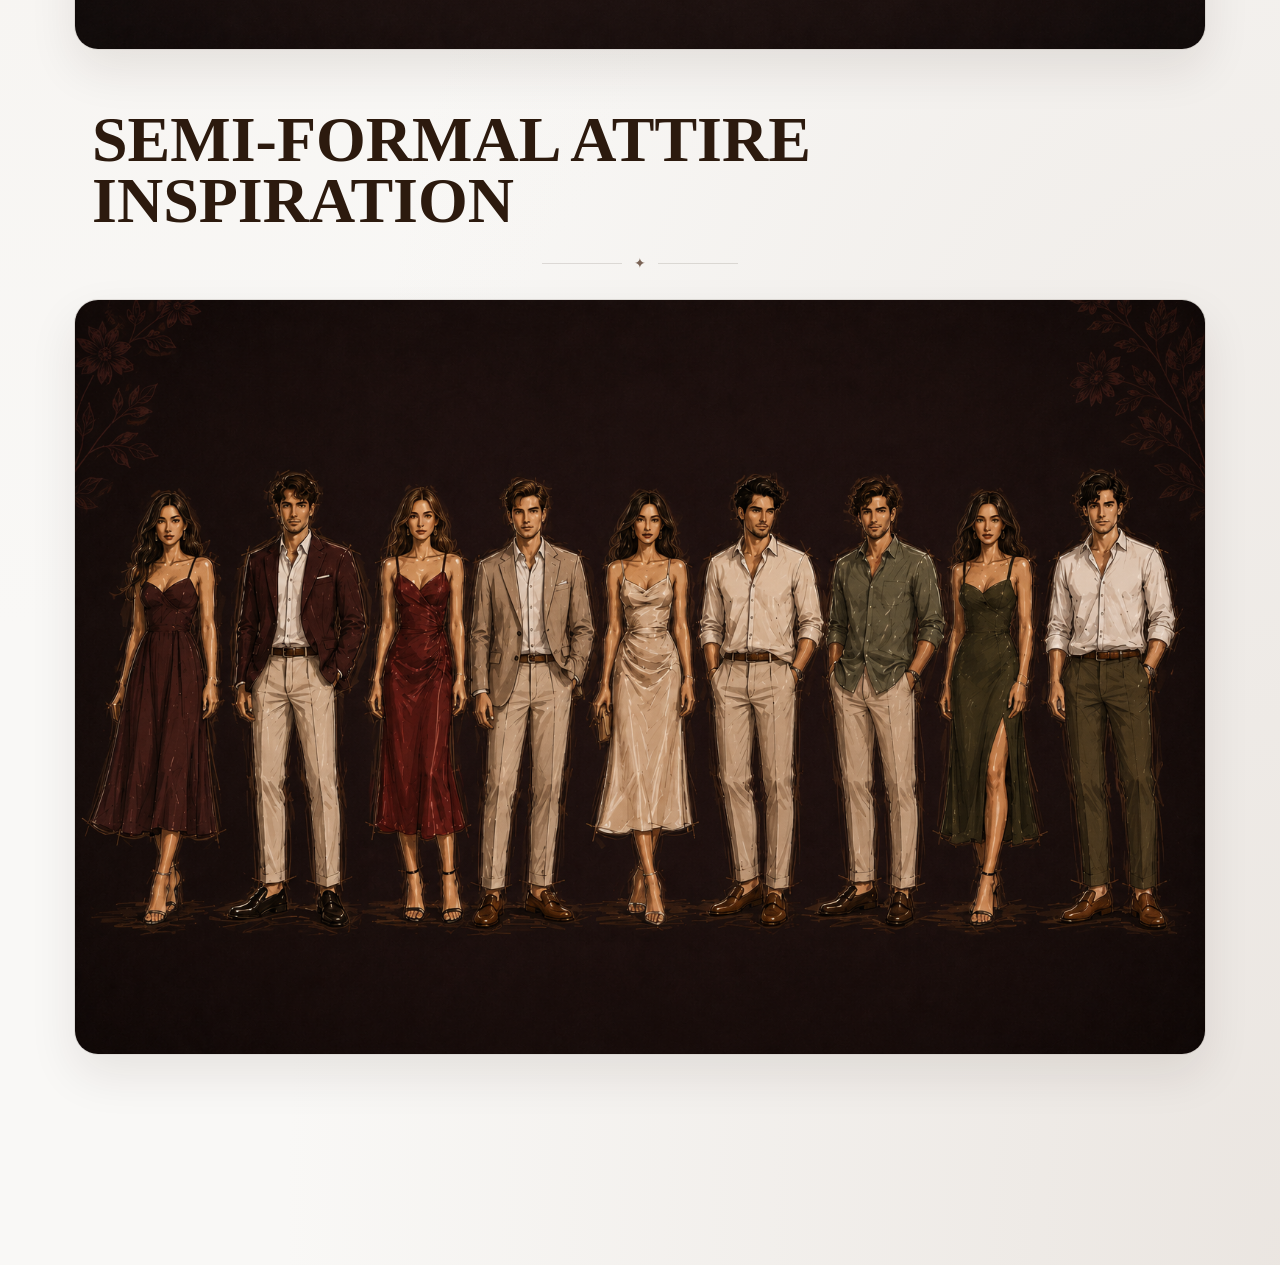
<file: dresscode.html>
<!DOCTYPE html>
<html lang="en">
<head>
  <meta charset="UTF-8" />
  <meta name="viewport" content="width=device-width, initial-scale=1.0" />
  <meta name="description" content="Dress code guidance for Hanna & Nathaniel's wedding — formal or semi-formal attire, with style inspiration and the wedding colour palette.">

  <title>Dress Code | Hanna & Nathaniel</title>

  <link rel="icon" type="image/png" sizes="32x32" href="assets/images/favicon32x32.png">
  <link rel="icon" type="image/png" sizes="16x16" href="assets/images/favicon16x16.png">
  <link rel="apple-touch-icon" sizes="180x180" href="assets/images/appletouchicon.png">
  <link rel="icon" type="image/png" sizes="192x192" href="assets/images/androidchrome192x192.png">
  <link rel="icon" type="image/png" sizes="512x512" href="assets/images/androidchrome512x512.png">

  <link rel="stylesheet" href="assets/css/style.css">
</head>

<body>

<div class="site-shell">

  <!-- NAVBAR -->
  <header class="topbar" id="home">

    <a class="brand" href="index.html">
      Hanna <span>&</span> Nathaniel
    </a>

    <button
            class="menu-toggle"
            id="menuToggle"
            aria-label="Toggle menu"
            aria-expanded="false"
            aria-controls="siteNav"
    >
      <span></span>
      <span></span>
      <span></span>
    </button>

    <nav class="nav" id="siteNav">
      <a href="index.html#story">Our Story</a>
      <a href="index.html#details">Details</a>
      <a href="index.html#schedule">Schedule</a>
      <a href="index.html#venue">Venue</a>
      <a href="index.html#faq">FAQ</a>
      <a class="nav-cta" href="rsvp-form.html">RSVP</a>
    </nav>

  </header>

  <!-- MAIN -->
  <main class="dresscode-page">

    <section class="section">

      <!-- HEADER -->
      <div class="dresscode-heading reveal visible">
        <div class="title-row">
          <span></span>

          <h1>DRESS CODE</h1>

          <span></span>
        </div>

        <div class="ornament">
          <span></span>
          ✦
          <span></span>
        </div>

        <p>
          To complement the atmosphere of our celebration, we invite guests to<br>
          dress in <strong>formal or semi-formal</strong> attire.
        </p>

        <p>
          Browse the style inspiration and color palette recommendations below.
        </p>
      </div>

      <!-- COLOR PALETTE -->

      <div class="palette-wrapper">

        <div class="wedding-palette">

          <div class="palette-item">
            <span class="palette-circle burgundy"></span>
            <h4>DARK<br>BURGUNDY</h4>
          </div>

          <div class="palette-item">
            <span class="palette-circle redwine"></span>
            <h4>RICH<br>RED WINE</h4>
          </div>

          <div class="palette-item">
            <span class="palette-circle sage"></span>
            <h4>SAGE<br>GREEN</h4>
          </div>

          <div class="palette-item">
            <span class="palette-circle ivory"></span>
            <h4>SOFT IVORY /<br>CREAM</h4>
          </div>

          <div class="palette-item">
            <span class="palette-circle taupe"></span>
            <h4>WARM BEIGE /<br>TAUPE</h4>
          </div>

        </div>

      </div>


      <!-- FORMAL ATTIRE SECTION -->
      <div class="inspiration-section">

        <div class="title-row inspiration-title">
          <span></span>

          <h2>FORMAL ATTIRE INSPIRATION</h2>

          <span></span>
        </div>

        <div class="ornament">
          <span></span>
          ✦
          <span></span>
        </div>

        <img
                src="assets/images/FormalDresscode.png"
                alt="Formal Attire Inspiration"
                class="dresscode-full-image zoomable"
        >

      </div>

      <!-- SEMI-FORMAL ATTIRE SECTION -->
      <div class="inspiration-section">

        <div class="title-row inspiration-title">
          <span></span>

          <h2>SEMI-FORMAL ATTIRE INSPIRATION</h2>

          <span></span>
        </div>

        <div class="ornament">
          <span></span>
          ✦
          <span></span>
        </div>

        <img
                src="assets/images/SemiFormalDress.png"
                alt="Semi-Formal Attire Inspiration"
                class="dresscode-full-image zoomable"
        >

      </div>

  </main>

</div><!-- /.site-shell -->

<script src="assets/js/script.js"></script>
</body>
</html>
</file>
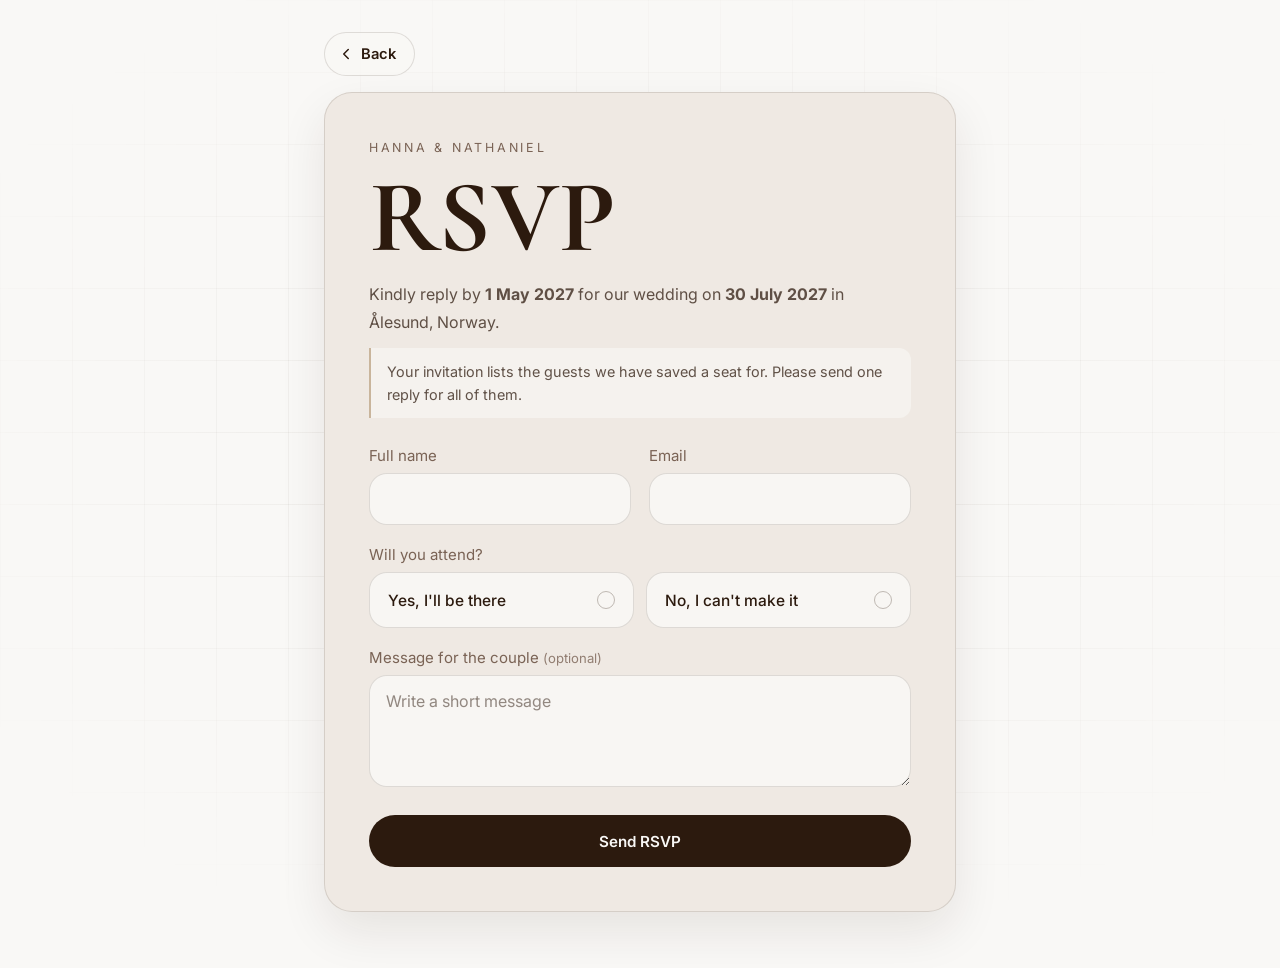
<file: rsvp-form.html>
<!DOCTYPE html>
<html lang="en">
<head>
  <meta charset="UTF-8">
  <meta name="viewport" content="width=device-width, initial-scale=1.0">
  <meta name="description" content="RSVP for Hanna & Nathaniel's wedding on 30 July 2027 in Ålesund, Norway.">
  <title>RSVP | Hanna & Nathaniel</title>
  <link rel="icon" type="image/png" sizes="32x32" href="assets/images/favicon-32x32.png">
  <link rel="icon" type="image/png" sizes="16x16" href="assets/images/favicon-16x16.png">
  <link rel="apple-touch-icon" sizes="180x180" href="assets/images/apple-touch-icon.png">
  <link rel="icon" type="image/png" sizes="192x192" href="assets/images/android-chrome-192x192.png">
  <link rel="icon" type="image/png" sizes="512x512" href="assets/images/android-chrome-512x512.png">
  <link rel="preconnect" href="https://fonts.googleapis.com">
  <link rel="preconnect" href="https://fonts.gstatic.com" crossorigin>
  <link href="https://fonts.googleapis.com/css2?family=Cormorant+Garamond:wght@500;600;700&family=Inter:wght@400;500;600&display=swap" rel="stylesheet">
  <link rel="stylesheet" href="assets/css/style.css">
</head>
<body class="rsvp-body">
<main class="rsvp-page">
  <a class="back-link" id="backLink" href="index.html">
    <svg class="back-link-icon" viewBox="0 0 24 24" aria-hidden="true" focusable="false">
      <path d="M15 18l-6-6 6-6"/>
    </svg>
    <span>Back</span>
  </a>

  <section class="rsvp-panel" aria-labelledby="rsvpTitle">
    <header class="rsvp-intro" id="rsvpIntro">
      <p class="eyebrow">Hanna &amp; Nathaniel</p>
      <h1 id="rsvpTitle">RSVP</h1>
      <p>Kindly reply by <strong>1 May 2027</strong> for our wedding on <strong>30 July 2027</strong> in Ålesund, Norway.</p>
      <p class="rsvp-note">Your invitation lists the guests we have saved a seat for. Please send one reply for all of them.</p>
    </header>

    <form class="rsvp-form" id="rsvpForm" action="https://formspree.io/f/mbglgoqr" method="POST">
      <input type="hidden" name="_subject" value="New wedding RSVP submission">

      <p class="hidden-field" aria-hidden="true">
        <label>Don't fill this out: <input name="_gotcha" tabindex="-1" autocomplete="off"></label>
      </p>

      <div class="field-grid">
        <label class="field">
          <span class="field-label">Full name</span>
          <input type="text" name="name" autocomplete="name" required>
        </label>

        <label class="field">
          <span class="field-label">Email</span>
          <input type="email" name="email" autocomplete="email" required>
        </label>
      </div>

      <fieldset class="attendance">
        <legend class="field-label">Will you attend?</legend>
        <div class="choice-grid">
          <label class="choice">
            <input type="radio" name="attendance" id="attendYes" value="Yes, happily attending" required>
            <span class="choice-title">Yes, I'll be there</span>
          </label>

          <label class="choice">
            <input type="radio" name="attendance" id="attendNo" value="Sorry, cannot attend">
            <span class="choice-title">No, I can't make it</span>
          </label>
        </div>
      </fieldset>

      <!-- only shown, validated and sent when the guest is attending -->
      <fieldset class="attending-only" id="attendingFields">
        <label class="field">
          <span class="field-label">How many people from your invitation are coming, including you?</span>
          <select name="party_size" id="partySize">
            <option value="1">Just me</option>
            <option value="2">2 of us</option>
            <option value="3">3 of us</option>
            <option value="4">4 of us</option>
            <option value="5">5 of us</option>
          </select>
          <span class="field-hint">Please include only the people named on your invitation.</span>
        </label>

        <label class="field" id="partyNamesField" hidden>
          <span class="field-label">Names of the others coming</span>
          <input type="text" name="party_names" id="partyNames" placeholder="As written on your invitation">
        </label>

        <label class="field">
          <span class="field-label">Dietary notes <small>(optional)</small></span>
          <input type="text" name="dietary" placeholder="Allergies or dietary restrictions">
        </label>
      </fieldset>

      <label class="field">
        <span class="field-label">Message for the couple <small>(optional)</small></span>
        <textarea name="message" rows="4" placeholder="Write a short message"></textarea>
      </label>

      <div class="form-actions">
        <p class="form-status" id="formStatus" role="status" aria-live="polite"></p>
        <button class="button primary full-width" type="submit">Send RSVP</button>
      </div>
    </form>

    <div class="rsvp-success" id="rsvpSuccess" hidden>
      <p class="eyebrow">Hanna &amp; Nathaniel</p>
      <h2 id="successTitle" tabindex="-1">Thank you!</h2>
      <p id="successMessage">Your RSVP has been received.</p>
      <div class="success-actions">
        <button class="button primary" id="sendAnother" type="button">Send another reply</button>
        <a class="button secondary" href="index.html">Explore the website</a>
      </div>
    </div>
  </section>
</main>

<script src="assets/js/script.js"></script>
</body>
</html>
</file>
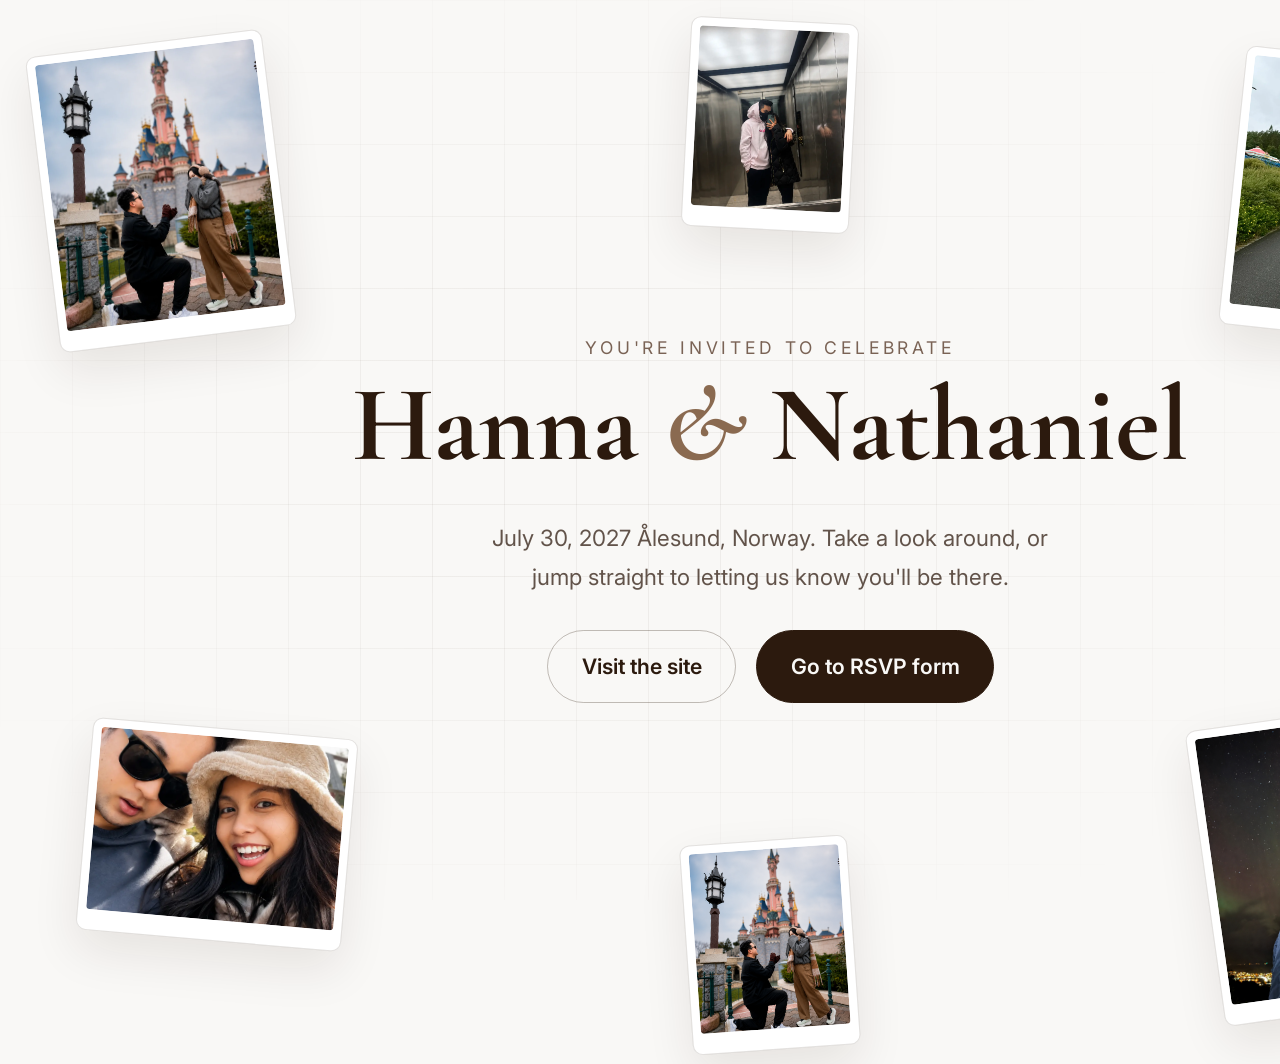
<file: rsvp.html>
<!DOCTYPE html>
<html lang="en">
<head>
  <meta charset="UTF-8">
  <meta name="viewport" content="width=device-width, initial-scale=1.0">
  <meta name="description" content="You're invited to Hanna & Nathaniel's wedding on 30 July 2027 in Ålesund, Norway.">
  <title>RSVP | Hanna & Nathaniel</title>
  <link rel="icon" type="image/png" sizes="32x32" href="assets/images/favicon32x32.png">
  <link rel="icon" type="image/png" sizes="16x16" href="assets/images/favicon16x16.png">
  <link rel="apple-touch-icon" sizes="180x180" href="assets/images/appletouchicon.png">
  <link rel="icon" type="image/png" sizes="192x192" href="assets/images/androidchrome192x192.png">
  <link rel="icon" type="image/png" sizes="512x512" href="assets/images/androidchrome512x512.png">
  <link rel="preconnect" href="https://fonts.googleapis.com">
  <link rel="preconnect" href="https://fonts.gstatic.com" crossorigin>
  <link href="https://fonts.googleapis.com/css2?family=Cormorant+Garamond:wght@500;600;700&family=Inter:wght@400;500;600&display=swap" rel="stylesheet">
  <link rel="stylesheet" href="assets/css/style.css">
</head>
<body class="gateway-body">
<main class="gateway-stage">

  <div class="gateway-photo g1"><img src="assets/images/engagement-hero.webp" alt="" loading="lazy" decoding="async"></div>
  <div class="gateway-photo g2"><img src="assets/images/FirstPicture.webp" alt="" loading="lazy" decoding="async"></div>
  <div class="gateway-photo g3"><img src="assets/images/FirstDate.webp" alt="" loading="lazy" decoding="async"></div>
  <div class="gateway-photo g4"><img src="assets/images/AmusementPark.webp" alt="" loading="lazy" decoding="async"></div>
  <div class="gateway-photo g5"><img src="assets/images/NorthernLights.png" alt="" loading="lazy" decoding="async"></div>
  <div class="gateway-photo g7"><img src="assets/images/engagement.png" alt="" loading="lazy" decoding="async"></div>

  <div class="gateway-content">
    <p class="eyebrow reveal">You're invited to celebrate</p>
    <h1 class="reveal delay-1">Hanna <span class="amp">&amp;</span> Nathaniel</h1>
    <p class="gateway-subtext reveal delay-2">July 30, 2027 Ålesund, Norway. Take a look around, or jump straight to letting us know you'll be there.</p>
    <div class="hero-actions gateway-actions reveal delay-3">
      <a href="index.html" class="button secondary">Visit the site</a>
      <a href="rsvp-form.html" class="button primary">Go to RSVP form</a>
    </div>
  </div>

</main>
<script src="assets/js/script.js"></script>
</body>
</html>
</file>
<file: assets/css/style.css>
/* ============================================================
   COLORS WE USE
   #F9F8F6 is the warm white color for the page background
   #EFE9E3 is a soft light color for cards and sections
   #D9CFC7 is a warm stone color for borders and lines
   #C9B59C is a caramel color for accents and highlights
   Text color is #2C1A0E, its a dark brown so it looks good on the light background
   ============================================================ */

:root {
  --bg:          #F9F8F6;
  --bg-soft:     #EFE9E3;
  --card:        rgba(239, 233, 227, 0.82);
  --card-strong: rgba(217, 207, 199, 0.90);
  --text:        #2C1A0E;
  --muted:       #7a6355;
  --line:        rgba(44, 26, 14, 0.13);
  --accent:      #C9B59C;
  --accent-mid:  #b09070;
  --accent-deep: #8a6a50;
  --success:     #4a7c4e;
  --shadow:      0 20px 48px rgba(44, 26, 14, 0.09);
  --radius:      28px;
}

/* these are the spots the page jumps to when someone clicks a nav link */
#story, #details, #schedule, #venue, #faq, #home {
  scroll-margin-top: 60px;
}

a { color: var(--text); }

* { box-sizing: border-box; }

html { scroll-behavior: smooth; }

body {
  margin: 0;
  overflow-x: hidden;
  font-family: "Inter", sans-serif;
  color: var(--text);
  background-color: #F9F8F6;
  background-image:
          radial-gradient(ellipse at top left,  rgba(239,233,227,0.70) 0%, transparent 55%),
          radial-gradient(ellipse at bottom right, rgba(217,207,199,0.45) 0%, transparent 55%);
}

/* adds a light texture on top so the background isnt too plain */
body::before {
  content: "";
  position: fixed;
  inset: 0;
  pointer-events: none;
  background-image:
          linear-gradient(rgba(44,26,14,0.05) 1px, transparent 1px),
          linear-gradient(90deg, rgba(44,26,14,0.05) 1px, transparent 1px);
  background-size: 72px 72px;
  mask-image: radial-gradient(ellipse at center, black 30%, transparent 85%);
  opacity: 1;
  z-index: 0;
}

img { max-width: 100%; display: block; }

.site-shell,
.rsvp-page {
  width: min(1180px, 100%);
  margin: 0 auto;
  padding: 0 24px;
}

/* styles for the top navigation bar */
.topbar {
  position: sticky;
  top: 0;
  z-index: 20;
  display: flex;
  align-items: center;
  justify-content: space-between;
  gap: 20px;
  /* this makes the glassy blurry look. blur is 15px, white is at 15%, and theres a thin light border */
  backdrop-filter: blur(18px) saturate(1.6);
  -webkit-backdrop-filter: blur(18px) saturate(1.6);
  background: rgba(249, 246, 241, 0.55);
  border-bottom: 1px solid rgba(255, 255, 255, 0.45);
  box-shadow:
          0 1px 0 rgba(255, 255, 255, 0.60) inset,
          0 4px 24px rgba(44, 26, 14, 0.07);
  /* this makes the bar stretch across the whole screen. the padding keeps
     everything lined up in the middle like before. */
  width: 100vw;
  margin-left: calc(50% - 50vw);
  margin-right: calc(50% - 50vw);
  padding-top: 22px;
  padding-bottom: 22px;
  padding-left: max(24px, calc((100vw - 1132px) / 2));
  padding-right: max(24px, calc((100vw - 1132px) / 2));
}

.brand,
.nav a,
.text-link {
  color: var(--text);
  text-decoration: none;
}

.brand {
  font-family: "Cormorant Garamond", serif;
  font-size: 1.6rem;
  font-weight: 600;
  letter-spacing: 0.03em;
}

.brand span,
.monogram span {
  color: var(--accent-deep);
}

.nav {
  display: flex;
  align-items: center;
  gap: 18px;
}

.nav a {
  color: rgba(44, 26, 14, 0.75);
  font-size: 0.97rem;
}

.nav-cta {
  padding: 10px 18px;
  border: 1px solid rgba(255, 255, 255, 0.55);
  border-radius: 999px;
  background: rgba(255, 255, 255, 0.30);
  backdrop-filter: blur(8px);
  -webkit-backdrop-filter: blur(8px);
  color: var(--text) !important;
  font-weight: 600;
  box-shadow: 0 1px 0 rgba(255,255,255,0.70) inset, 0 2px 8px rgba(44,26,14,0.08);
  transition: background 0.25s ease, box-shadow 0.25s ease;
}

.nav-cta:hover {
  background: rgba(44, 26, 14, 0.88);
  color: #F9F8F6 !important;
  border-color: transparent;
  box-shadow: 0 4px 16px rgba(44, 26, 14, 0.22);
}

.menu-toggle {
  display: none;
  flex-direction: column;
  gap: 4px;
  background: transparent;
  border: 0;
  cursor: pointer;
}

.menu-toggle span {
  width: 26px;
  height: 2px;
  background: var(--text);
  display: block;
}

/* basic section spacing */
.section { padding: 70px 0; }
.section > * { max-width: 100%; }

.hero {
  display: grid;
  grid-template-columns: 1.1fr 0.9fr;
  align-items: center;
  min-height: calc(100vh - 96px);
  gap: 32px;
}

.eyebrow {
  text-transform: uppercase;
  letter-spacing: 0.22em;
  font-size: 0.78rem;
  color: var(--muted);
  margin-bottom: 10px;
}

h1, h2, h3 {
  font-family: "Cormorant Garamond", serif;
  margin: 0 0 14px;
  line-height: 0.95;
  color: var(--text);
}

h1 { font-size: clamp(3.4rem, 8vw, 6.6rem); max-width: 9ch; }
h2 { font-size: clamp(2.5rem, 5vw, 4.2rem); }
h3 { font-size: 1.9rem; }

p {
  color: rgba(44, 26, 14, 0.74);
  line-height: 1.75;
  margin: 0;
}

.hero-text { max-width: 58ch; font-size: 1.05rem; }

.hero-actions,
.button {
  display: flex;
  align-items: center;
  gap: 14px;
}

.hero-actions { margin: 28px 0; flex-wrap: wrap; }

.button {
  justify-content: center;
  min-height: 52px;
  padding: 0 24px;
  border-radius: 999px;
  border: 1.5px solid transparent;
  text-decoration: none;
  font-weight: 600;
  font-size: 0.95rem;
  transition: transform 0.25s ease, background 0.25s ease, border-color 0.25s ease, color 0.25s ease;
  will-change: transform;
}

.button:hover { transform: translateY(-2px); }

.primary {
  background: var(--text);
  color: #F9F8F6;
  border-color: var(--text);
}

.primary:hover {
  background: #4a2e1a;
  border-color: #4a2e1a;
}

.secondary {
  color: var(--text);
  border-color: rgba(44, 26, 14, 0.28);
  background: transparent;
}

.secondary:hover { background: rgba(44, 26, 14, 0.05); }

/* styles that all the cards share, like the countdown card, glass card, and stuff */
.countdown-card,
.glass-card,
.story-card,
.venue-card,
.cta-section,
.rsvp-panel,
.info-strip,
.timeline-content,
.faq-item,
.portrait-card,
.floating-note,
.map-card {
  border: 1px solid var(--line);
  background: var(--card);
  backdrop-filter: blur(12px);
  -webkit-backdrop-filter: blur(12px);
  box-shadow: var(--shadow);
}

/* the countdown timer box */
.countdown-card {
  width: fit-content;
  padding: 20px 22px;
  border-radius: 24px;
  background: var(--bg-soft);
}

.countdown-label {
  font-size: 0.9rem;
  color: var(--muted);
  margin-bottom: 12px;
  text-align: center;
}

.countdown {
  display: grid;
  grid-template-columns: repeat(4, minmax(72px, 90px));
  gap: 12px;
}

.countdown div {
  text-align: center;
  padding: 14px 12px;
  background: rgba(44, 26, 14, 0.04);
  border-radius: 18px;
  border: 1px solid var(--line);
}

.countdown span {
  display: block;
  font-size: 1.8rem;
  font-weight: 700;
  color: var(--text);
  font-family: "Cormorant Garamond", serif;
}

.countdown small { color: var(--muted); font-size: 0.78rem; }


.countdown span,
.time,
.wedding-date-card span,
.story-marker,
.footer-date {
  font-variant-numeric: lining-nums;
}

/* the big photo area on the home page */
.hero-visual {
  position: relative;
  min-height: 620px;
  display: grid;
  place-items: center;
}

.large-card {
  width: min(100%, 450px);
  height: 560px;
  border-radius: 20px;
  padding: 10px;
  transform: rotate(0deg);
  background: var(--bg-soft);
  border: 1px solid var(--line);
  box-shadow:
          0 2px 4px rgba(44, 26, 14, 0.06),
          0 8px 24px rgba(44, 26, 14, 0.10),
          0 24px 56px rgba(44, 26, 14, 0.12),
          inset 0 1px 0 rgba(255, 255, 255, 0.60);
  position: relative;
}

/* this is like the inside line of a picture frame */
.large-card::before {
  content: "";
  position: absolute;
  inset: 16px;
  border-radius: 12px;
  border: 1px solid rgba(44, 26, 14, 0.10);
  pointer-events: none;
  z-index: 2;
}

/* little lines in the corners just for looks */
.large-card::after {
  content: "";
  position: absolute;
  inset: 10px;
  border-radius: 14px;
  border: 1px solid rgba(44, 26, 14, 0.07);
  pointer-events: none;
  z-index: 1;
}

.art-frame {
  width: 100%;
  height: 100%;
  border-radius: 12px;
  overflow: hidden;
  display: grid;
  place-content: center;
  text-align: center;
}

.monogram {
  font-family: "Cormorant Garamond", serif;
  font-size: clamp(4rem, 9vw, 7rem);
  line-height: 1;
  margin-bottom: 16px;
  color: var(--text);
}

.frame-note { max-width: 26ch; margin: 0 auto; }

.floating-note {
  position: absolute;
  padding: 16px 18px;
  border-radius: 22px;
  background: rgba(255, 255, 255, 0.18);
  border: 1px solid rgba(255, 255, 255, 0.35);
  backdrop-filter: blur(4px) saturate(160%);
  -webkit-backdrop-filter: blur(4px) saturate(160%);
  box-shadow:
          0 8px 32px rgba(44, 26, 14, 0.18),
          inset 0 1px 0 rgba(255, 255, 255, 0.4);
}

.floating-note span {
  display: block;
  font-size: 0.8rem;
  color: rgba(44, 26, 14, 0.85);
  text-transform: uppercase;
  letter-spacing: 0.12em;
  margin-bottom: 4px;
  text-shadow: 0 1px 3px rgba(255, 255, 255, 0.4);
}

.floating-note strong {
  font-size: 1rem;
  color: #2C1A0E;
  text-shadow: 0 1px 3px rgba(255, 255, 255, 0.4);
}

.top-note    { top: 70px; left: 0; }
.bottom-note { right: 0; bottom: 70px; }

/* the row of info boxes, like location and date */
.info-strip {
  border-radius: var(--radius);
  padding: 20px;
  display: grid;
  grid-template-columns: repeat(4, 1fr);
  gap: 14px;
  margin-bottom: 28px;
  background: var(--bg-soft);
}

.info-strip article {
  padding: 16px;
  border-radius: 20px;
  background: rgba(44, 26, 14, 0.04);
  border: 1px solid var(--line);
}

.info-strip span {
  display: block;
  margin-bottom: 8px;
  color: var(--muted);
  font-size: 0.92rem;
}

.info-strip strong { font-size: 1rem; color: var(--text); }
.info-strip a { color: var(--text); font-weight: 600; }

/* the titles at the top of each section */
.section-heading { max-width: 700px; margin-bottom: 32px; }

.split-grid,
.cards-grid,
.venue-layout {
  display: grid;
  gap: 22px;
}

.split-grid  { grid-template-columns: repeat(2, 1fr); }
.cards-grid  { grid-template-columns: repeat(3, 1fr); }

.story-card,
.glass-card,
.venue-card,
.map-card,
.rsvp-panel,
.cta-section {
  border-radius: var(--radius);
  padding: 28px;
  background: var(--bg-soft);
}

/* the little color circles for the dress code palette */
.palette {
  display: flex;
  gap: 10px;
  margin-top: 20px;
}

.palette span {
  width: 34px;
  height: 34px;
  border-radius: 999px;
  background: var(--swatch);
  border: 1.5px solid rgba(44,26,14,0.16);
}

/* the timeline for the wedding day schedule */
.timeline { display: grid; gap: 16px; }

.timeline-item {
  display: grid;
  grid-template-columns: 110px 1fr;
  gap: 18px;
  align-items: start;
}

.time {
  padding-top: 22px;
  color: var(--accent-deep);
  font-family: "Cormorant Garamond", serif;
  font-size: 2rem;
  text-align: center;
}

.timeline-content {
  border-radius: 24px;
  padding: 22px;
  background: var(--bg-soft);
}

/* the venue section with the maps */
.venue-layout { grid-template-columns: 1fr 1fr; }

.map-card {
  min-height: 360px;
  position: relative;
  overflow: hidden;
  background: var(--bg-soft);
}

.map-grid {
  position: absolute;
  inset: 0;
  background-image:
          linear-gradient(rgba(44,26,14,0.06) 1px, transparent 1px),
          linear-gradient(90deg, rgba(44,26,14,0.06) 1px, transparent 1px);
  background-size: 42px 42px;
  transform: perspective(1200px) rotateX(65deg) scale(1.6);
  transform-origin: center;
  opacity: 0.7;
}

.map-pin {
  position: absolute;
  inset: 0;
  display: grid;
  place-items: center;
  font-size: 2.8rem;
  color: var(--accent-deep);
}

/* the faq dropdown list */
.faq-list { display: grid; gap: 14px; }

.faq-item {
  border-radius: 22px;
  padding: 0 22px;
  background: var(--bg-soft);
}

summary {
  list-style: none;
  cursor: pointer;
  padding: 20px 0;
  font-weight: 600;
  color: var(--text);
}

summary::-webkit-details-marker { display: none; }
.faq-item p { padding-bottom: 22px; }

/* the call to action box near the bottom, like go to rsvp */
.cta-section {
  text-align: center;
  margin-bottom: 80px;
  background: var(--bg-soft);
}

.cta-section .button {
  margin: 24px auto 0;
  width: fit-content;
}

/* underlined text links */
.text-link {
  display: inline-flex;
  align-items: center;
  gap: 8px;
  margin-top: 18px;
  color: var(--text);
  font-weight: 600;
  text-decoration: underline;
  text-underline-offset: 3px;
}

/* form fields */
.field-grid {
  display: grid;
  grid-template-columns: repeat(2, 1fr);
  gap: 18px;
}

label span {
  display: block;
  margin-bottom: 8px;
  font-size: 0.94rem;
  color: var(--muted);
}

input, select, textarea, button { font: inherit; }

input, select, textarea {
  width: 100%;
  border: 1.5px solid var(--line);
  border-radius: 18px;
  background: rgba(249, 248, 246, 0.85);
  color: var(--text);
  padding: 15px 16px;
  outline: none;
}

input::placeholder,
textarea::placeholder {
  color: rgba(44, 26, 14, 0.34);
}

input:focus, select:focus, textarea:focus {
  border-color: rgba(44, 26, 14, 0.45);
  box-shadow: 0 0 0 3px rgba(44, 26, 14, 0.07);
}

select option { background: #EFE9E3; color: #2C1A0E; }

.full-width   { width: 100%; border: 0; cursor: pointer; }
.hidden-field { display: none; }

/* the fade in animation when you scroll down the page */
.reveal {
  opacity: 0;
  transform: translateY(24px);
  transition: opacity 0.7s ease, transform 0.7s ease;
  will-change: opacity, transform;
}

.reveal.visible {
  opacity: 1;
  transform: translateY(0);
}

.delay-1 { transition-delay: 0.08s; }
.delay-2 { transition-delay: 0.16s; }
.delay-3 { transition-delay: 0.24s; }

/* changes for medium screens, like tablets */
@media (max-width: 980px) {
  .hero,
  .venue-layout,
  .cards-grid,
  .split-grid,
  .info-strip,
  .field-grid {
    grid-template-columns: 1fr;
  }

  .hero { min-height: auto; padding-top: 28px; }
  .hero-visual { min-height: 520px; }

  .timeline-item {
    grid-template-columns: 64px 1fr;
    gap: 14px;
    align-items: start;
  }

  .time {
    text-align: left;
    padding-top: 4px;
    padding-left: 0;
    font-size: 1.35rem;
  }

  .nav {
    position: absolute;
    top: calc(100% + 12px);
    right: 0;
    width: min(320px, 100%);
    padding: 18px;
    border: 1px solid var(--line);
    border-radius: 24px;
    background: rgba(249, 248, 246, 0.97);
    flex-direction: column;
    align-items: flex-start;
    opacity: 0;
    visibility: hidden;
    transform: translateY(-8px);
    transition: 0.25s ease;
  }

  .nav.open {
    opacity: 1;
    visibility: visible;
    transform: translateY(0);
  }

  .menu-toggle { display: flex; }
}

/* changes for small screens, like phones */
@media (max-width: 640px) {
  .site-shell { width: min(100% - 20px, 1000px); }
  .topbar {
    width: 100vw;
    margin-left: calc(50% - 50vw);
    margin-right: calc(50% - 50vw);
    padding: 16px 20px;
  }
  h1       { font-size: 3.3rem; }
  h2       { font-size: 2.4rem; }

  .large-card { height: 430px; }

  .hero-visual { display: block; min-height: auto; position: relative; }

  .floating-note {
    position: absolute;
    left: 14px;
    right: 14px;
    width: auto;
    margin-top: 0;
    padding: 7px 10px;
    border-radius: 12px;
  }

  .floating-note span {
    font-size: 0.52rem;
    letter-spacing: 0.06em;
    margin-bottom: 1px;
  }

  .floating-note strong {
    font-size: 0.68rem;
    line-height: 1.2;
  }

  .top-note {
    top: 14px;
    left: 14px;
    bottom: auto;
  }

  .bottom-note {
    bottom: 14px;
    right: 14px;
    top: auto;
  }

  .countdown { grid-template-columns: repeat(2, 1fr); gap: 8px; }
  .countdown-card { width: 100%; padding: 14px 16px; border-radius: 18px; }
  .countdown-label { font-size: 0.78rem; margin-bottom: 8px; }
  .countdown div { padding: 10px 8px; border-radius: 14px; }
  .countdown span { font-size: 1.4rem; }
  .countdown small { font-size: 0.66rem; }

  .timeline-item { grid-template-columns: 54px 1fr; gap: 10px; }
  .time { font-size: 1.15rem; padding-top: 4px; }
  .timeline-content { padding: 16px; }

  .button, .hero-actions { width: 100%; }
  .hero-actions .button  { flex: 1 1 100%; }

  .story-card,
  .glass-card,
  .venue-card,
  .map-card,
  .cta-section { padding: 22px; }
}

/* the our story timeline section */
.story {
  padding-block: clamp(4rem, 8vw, 8rem);
  position: relative;
}

.story .section-heading {
  max-width: 760px;
  margin-bottom: 3rem;
}

.story .section-heading p:last-child {
  margin-top: 1rem;
  max-width: 65ch;
}

.story-timeline {
  position: relative;
  display: grid;
  gap: 4rem;
  max-width: 1100px;
  margin: 0 auto;
}

.story-line {
  position: absolute;
  left: 50%;
  top: 2rem;
  bottom: 2rem;
  width: 1px;
  background: linear-gradient(
          rgba(44, 26, 14, 0.30),
          rgba(44, 26, 14, 0.30) 85%,
          rgba(44, 26, 14, 0.04)
  );
  transform: translateX(-50%);
}

.story-item {
  position: relative;
  display: grid;
  grid-template-columns: 1fr 70px 1fr;
  gap: 2rem;
  align-items: center;
}

.story-marker {
  grid-column: 2;
  grid-row: 1;
  justify-self: center;
  z-index: 2;
  width: 54px;
  height: 54px;
  border-radius: 50%;
  display: grid;
  place-items: center;
  background: var(--bg-soft);
  border: 1px solid var(--line);
  box-shadow: 0 4px 14px rgba(44, 26, 14, 0.10);
  font-family: "Cormorant Garamond", serif;
  font-size: 1.1rem;
  color: var(--text);
}

.story-content {
  grid-column: 1;
  grid-row: 1;
  text-align: right;
  padding: 1rem;
}

.story-photo {
  grid-column: 3;
  grid-row: 1;
  border-radius: 28px;
  overflow: hidden;
  min-height: 330px;
  background: var(--bg-soft);
  border: 1px solid var(--line);
  box-shadow: 0 18px 50px rgba(44, 26, 14, 0.10);
}

.story-item.reverse .story-content { grid-column: 3; text-align: left; }
.story-item.reverse .story-photo   { grid-column: 1; }

.story-date {
  margin-bottom: 0.55rem;
  text-transform: uppercase;
  letter-spacing: 0.14em;
  font-size: 0.72rem;
  color: var(--accent-deep);
  font-weight: 600;
}

.story-content h3 { margin: 0 0 10px; }

.story-content p:last-child {
  margin-top: 0.85rem;
  line-height: 1.7;
}

.actual-photo img {
  width: 100%;
  height: 100%;
  min-height: 330px;
  object-fit: cover;
  object-position: center 45%;
  display: block;
}

/* Photo stack: a story-photo with more than one image shows the extra
   photos fanned out behind the front one, like a little pile of prints.
   Clicking it opens all of them together in the lightbox gallery. */
.photo-stack {
  position: relative;
  isolation: isolate;
}

.photo-stack .stack-photo {
  position: absolute;
  inset: 0;
  box-sizing: border-box;
  width: 100%;
  height: 100%;
  min-height: 0;
  object-fit: cover;
  object-position: center 45%;
  border-radius: 24px;
  border: 6px solid rgba(239, 233, 227, 0.9);
  box-shadow: 0 16px 34px rgba(44, 26, 14, 0.22);
  transition: transform 0.35s ease, box-shadow 0.35s ease;
}

.photo-stack .stack-photo:nth-child(1) { z-index: 3; transform: rotate(0deg); }
.photo-stack .stack-photo:nth-child(2) { z-index: 2; transform: rotate(-7deg) translate(-4%, 3%); }
.photo-stack .stack-photo:nth-child(3) { z-index: 1; transform: rotate(7deg) translate(5%, 4%); }
.photo-stack .stack-photo:nth-child(n+4) { display: none; } /* fan shows up to 3; the rest still live in the gallery */

.photo-stack .stack-photo:not(:first-child) {
  pointer-events: none; /* only the front photo is clickable, it opens the whole gallery */
}

.photo-stack:hover .stack-photo:nth-child(1),
.photo-stack:focus-within .stack-photo:nth-child(1) {
  transform: translateY(-6px);
  box-shadow: 0 22px 44px rgba(44, 26, 14, 0.30);
}

.stack-count {
  position: absolute;
  top: 12px;
  right: 12px;
  z-index: 4;
  display: flex;
  align-items: center;
  gap: 4px;
  background: rgba(44, 26, 14, 0.78);
  color: #F9F8F6;
  font-size: 0.7rem;
  letter-spacing: 0.06em;
  padding: 4px 10px;
  border-radius: 999px;
  pointer-events: none;
}

@media (max-width: 860px) {
  .photo-stack .stack-photo {
    border-radius: 14px;
    border-width: 3px;
  }
  .photo-stack .stack-photo:nth-child(2) { transform: rotate(-6deg) translate(3px, 2px); }
  .photo-stack .stack-photo:nth-child(3) { transform: rotate(6deg) translate(-3px, 3px); }
  .stack-count { top: 4px; right: 4px; font-size: 0.55rem; padding: 2px 5px; gap: 0; }
  .stack-count-label { display: none; }
}

.placeholder-photo {
  display: grid;
  place-items: center;
  background: linear-gradient(135deg, var(--bg-soft), var(--card));
  position: relative;
}

.placeholder-photo::before {
  content: "";
  position: absolute;
  inset: 1rem;
  border: 1px dashed rgba(44, 26, 14, 0.18);
  border-radius: 20px;
}

.placeholder-photo span {
  position: relative;
  text-transform: uppercase;
  letter-spacing: 0.16em;
  font-size: 0.76rem;
  color: var(--muted);
}

.wedding-date-card {
  display: grid;
  place-items: center;
  align-content: center;
  background: linear-gradient(145deg, #2C1A0E, #4a2e1a);
  color: #F9F8F6;
}

.wedding-date-card span {
  font-family: "Cormorant Garamond", serif;
  font-size: clamp(3.4rem, 7vw, 7rem);
  line-height: 0.8;
}

.wedding-date-card small {
  margin-top: 1rem;
  letter-spacing: 0.2em;
  text-transform: uppercase;
  font-size: 0.8rem;
  color: rgba(249, 248, 246, 0.75);
}

@media (max-width: 860px) {
  .story-timeline { gap: 2.75rem; }

  .story-line { left: 45px; transform: none; }

  .story-item,
  .story-item.reverse {
    grid-template-columns: 90px 1fr;
    gap: 0.75rem 1.25rem;
  }

  .story-marker,
  .story-item.reverse .story-marker {
    grid-column: 1;
    grid-row: 1;
    justify-self: center;
    width: 44px;
    height: 44px;
    font-size: 0.85rem;
  }

  .story-photo,
  .story-item.reverse .story-photo {
    grid-column: 1;
    grid-row: 2;
    min-height: 0;
    width: 90px;
    height: 90px;
    margin-top: 10px;
    border-radius: 18px;
  }

  .story-content,
  .story-item.reverse .story-content {
    grid-column: 2;
    grid-row: 1 / span 2;
    text-align: left;
    padding: 0.25rem 0 0;
  }

  .actual-photo img { min-height: 0; }

  .placeholder-photo::before { inset: 0.5rem; border-radius: 12px; }
  .placeholder-photo span { font-size: 0.56rem; text-align: center; padding: 0 4px; }

  .wedding-date-card small { margin-top: 0.4rem; font-size: 0.6rem; }
}

/* the big landing photo screen you see when you first open the site */
.landing-screen {
  position: fixed;
  inset: 0;
  z-index: 9999;
  display: flex;
  align-items: center;
  justify-content: center;
  text-align: center;
  cursor: pointer;
  overflow: hidden;
  transition: opacity 0.9s ease, visibility 0.9s ease, transform 0.9s ease;
}

.landing-img {
  position: fixed;
  top: 0; left: 0;
  width: 100vw;
  height: 100vh;
  object-fit: cover;
  z-index: 1;
  transition:
          top 0.8s ease,
          left 0.8s ease,
          width 0.8s ease,
          height 0.8s ease,
          border-radius 0.8s ease;
  will-change: top, left, width, height;
}

.landing-overlay {
  position: absolute;
  inset: 0;
  background: linear-gradient(
          to top,
          rgba(10, 5, 2, 0.85) 0%,
          rgba(10, 5, 2, 0.50) 40%,
          rgba(10, 5, 2, 0.20) 100%
  );
}

.landing-content {
  position: relative;
  z-index: 1;
  padding: 24px;
  max-width: 700px;
}

.landing-content h1 {
  max-width: none;
  font-size: clamp(4rem, 10vw, 8rem);
  margin-bottom: 16px;
  color: #ffffff;
  text-shadow: 0 4px 32px rgba(0, 0, 0, 0.90), 0 2px 8px rgba(0, 0, 0, 0.90);
  font-weight: 700;
}

.landing-text {
  font-size: 1.1rem;
  letter-spacing: 0.12em;
  color: #ffffff;
  text-shadow: 0 2px 16px rgba(0, 0, 0, 0.80);
}

.landing-content .eyebrow {
  color: rgba(255, 255, 255, 0.95);
  text-shadow: 0 2px 12px rgba(0, 0, 0, 0.70);
  font-size: 0.9rem;
  letter-spacing: 0.30em;
}

.landing-screen.hidden {
  opacity: 0;
  visibility: hidden;
  pointer-events: none;
  transform: scale(1.03);
}

body.landing-active { overflow: hidden; }

/* the main hero photo */
.hero-photo {
  width: 100%;
  height: 100%;
  object-fit: cover;
  border-radius: 12px;
}

/* styles just for the dress code page */
.dresscode-page { padding: 40px 0 80px; }

.dresscode-heading {
  text-align: center;
  max-width: 700px;
  margin: 0 auto 48px;
}

.dresscode-heading p {
  margin-top: 16px;
  font-size: 1.05rem;
}

.title-row {
  display: flex;
  align-items: center;
  gap: 18px;
  justify-content: center;
}

.title-row span {
  flex: 1;
  height: 1px;
  background: var(--line);
  max-width: 180px;
}

.ornament {
  display: flex;
  align-items: center;
  gap: 12px;
  justify-content: center;
  color: var(--muted);
  font-size: 0.9rem;
  margin: 10px 0 24px;
}

.ornament span {
  flex: 1;
  max-width: 80px;
  height: 1px;
  background: var(--line);
}

/* box that holds the color palette circles */
.palette-wrapper { margin: 0 auto 56px; max-width: 680px; }

.wedding-palette {
  display: flex;
  justify-content: center;
  gap: 24px;
  flex-wrap: wrap;
}

.palette-item {
  display: flex;
  flex-direction: column;
  align-items: center;
  gap: 10px;
  text-align: center;
}

.palette-circle {
  width: 64px;
  height: 64px;
  border-radius: 50%;
  border: 1.5px solid var(--line);
  display: block;
}

.palette-circle.burgundy  { background: #5b2930; }
.palette-circle.redwine   { background: #7b4148; }
.palette-circle.sage      { background: #a7b79e; }
.palette-circle.ivory     { background: #ece2d7; }
.palette-circle.taupe     { background: #b79f8b; }

.palette-item h4 {
  font-family: "Cormorant Garamond", serif;
  font-size: 0.75rem;
  letter-spacing: 0.12em;
  text-transform: uppercase;
  margin: 0;
  color: var(--muted);
}

/* the formal and semi formal outfit picture sections */
.inspiration-section { margin-bottom: 60px; }
.inspiration-title   { margin-bottom: 0; }

.dresscode-full-image {
  width: 100%;
  border-radius: 24px;
  margin-top: 28px;
  border: 1px solid var(--line);
  box-shadow: var(--shadow);
}

/* the link inside the dress code card */
.dresscode-link {
  display: inline-block;
  margin-top: 12px;
  color: var(--text);
  font-size: 0.9rem;
  font-weight: 600;
  text-decoration: underline;
  text-underline-offset: 3px;
}


/* ============================================================
   FOOTER STUFF
   this part goes at the very bottom of style.css
   ============================================================ */

.site-footer {
  background: var(--bg-soft);
  border-top: 1px solid var(--line);
  margin-top: 0;
  /* this makes the footer stretch across the whole screen. footer-inner
     below still keeps its content at 1180px wide and centered, so nothing
     inside actually moves, its just the background that goes edge to edge. */
  width: 100vw;
  margin-left: calc(50% - 50vw);
  margin-right: calc(50% - 50vw);
}

.footer-inner {
  width: min(1180px, 100%);
  margin: 0 auto;
  padding: 64px 24px 32px;
  display: flex;
  flex-direction: column;
  align-items: center;
  gap: 36px;
}

/* the h and n logo thing in the footer */
.footer-brand {
  text-align: center;
}

.footer-monogram {
  font-family: "Cormorant Garamond", serif;
  font-size: clamp(2.8rem, 6vw, 4.2rem);
  font-weight: 600;
  color: var(--text);
  line-height: 1;
  margin: 0 0 10px;
  letter-spacing: 0.08em;
}

.footer-monogram span {
  color: var(--accent-deep);
}

.footer-date {
  font-family: "Cormorant Garamond", serif;
  font-size: 1.1rem;
  letter-spacing: 0.28em;
  color: var(--muted);
  margin: 0 0 4px;
  text-transform: uppercase;
}

.footer-location {
  font-size: 0.82rem;
  letter-spacing: 0.18em;
  text-transform: uppercase;
  color: var(--muted);
  margin: 0;
}

/* the decorative line with the little diamond shape in the middle */
.footer-rule {
  display: flex;
  align-items: center;
  gap: 14px;
  width: min(480px, 100%);
}

.footer-rule span:not(.footer-diamond) {
  flex: 1;
  height: 1px;
  background: var(--line);
}

.footer-diamond {
  font-size: 0.55rem;
  color: var(--accent-deep);
  opacity: 0.7;
}

/* the links down in the footer */
.footer-nav {
  display: flex;
  flex-wrap: wrap;
  justify-content: center;
  gap: 6px 20px;
}

.footer-nav a {
  color: rgba(44, 26, 14, 0.72);
  text-decoration: none;
  font-size: 0.9rem;
  letter-spacing: 0.04em;
  transition: color 0.2s ease;
}

.footer-nav a:hover {
  color: var(--text);
}

.footer-rsvp-link {
  color: var(--text) !important;
  font-weight: 600;
  text-decoration: underline;
  text-underline-offset: 3px;
}

/* little info bubbles for the footer, not being used right now but keeping them here just in case */
.footer-pills {
  list-style: none;
  margin: 0;
  padding: 0;
  display: flex;
  flex-wrap: wrap;
  justify-content: center;
  gap: 12px;
}

.footer-pills li {
  display: flex;
  align-items: center;
  gap: 8px;
  padding: 10px 18px;
  background: rgba(44, 26, 14, 0.04);
  border: 1px solid var(--line);
  border-radius: 999px;
}

.pill-label {
  font-size: 0.76rem;
  text-transform: uppercase;
  letter-spacing: 0.14em;
  color: var(--muted);
  white-space: nowrap;
}

.pill-value {
  font-size: 0.9rem;
  font-weight: 600;
  color: var(--text);
  text-decoration: none;
  white-space: nowrap;
}

a.pill-value:hover {
  text-decoration: underline;
  text-underline-offset: 2px;
}

/* the very last line at the bottom of the footer */
.footer-bottom {
  border-top: 1px solid var(--line);
  width: 100%;
  padding-top: 24px;
  text-align: center;
}

.footer-bottom p {
  font-size: 0.8rem;
  color: var(--muted);
  letter-spacing: 0.06em;
  margin: 0;
}

/* footer changes for small screens */
@media (max-width: 640px) {
  .footer-inner {
    padding: 48px 20px 28px;
    gap: 28px;
  }

  .footer-pills {
    flex-direction: column;
    align-items: center;
  }

  .footer-pills li {
    width: 100%;
    max-width: 320px;
    justify-content: space-between;
  }
}

/* the "scroll for details" hint at the bottom of the landing screen */
.scroll-hint {
  position: fixed;
  bottom: 36px;
  left: 50%;
  transform: translateX(-50%);
  z-index: 10000;
  display: flex;
  flex-direction: column;
  align-items: center;
  gap: 8px;
  color: rgba(0, 0, 0, 0.85);
  font-size: 0.78rem;
  letter-spacing: 0.22em;
  text-transform: uppercase;
  text-align: center;
  pointer-events: auto;
  transition: opacity 0.5s ease;
}


.scroll-hint.hidden {
  opacity: 0;
  pointer-events: none;
}

@media (max-width: 480px) {
  .scroll-hint {
    font-size: 0.68rem;
    letter-spacing: 0.14em;
    bottom: 28px;
    padding: 0 16px;
  }
}

.scroll-hint-arrow {
  width: 20px;
  height: 20px;
  border-right: 2px solid rgba(0, 0, 0, 0.75);
  border-bottom: 2px solid rgba(0, 0, 0, 0.75);
  transform: rotate(45deg);
  animation: bounce-arrow 1.6s ease-in-out infinite;
}

@keyframes bounce-arrow {
  0%, 100% { transform: rotate(45deg) translateY(0); }
  50%       { transform: rotate(45deg) translateY(5px); }
}

#overview {
  scroll-margin-top: 120px;
}

/* click a photo to zoom in on it, click again (or hit esc) to close it back up */
.zoomable {
  cursor: zoom-in;
}

/* (body.lightbox-open no longer hides overflow: script.js already blocks
   scrolling, and hiding the scrollbar made the whole page re-layout on desktop) */

.lightbox-overlay {
  position: fixed;
  inset: 0;
  z-index: 10001;
  display: flex;
  align-items: center;
  justify-content: center;
  padding: 24px;
  /* solid dark backdrop instead of a blur: blurring a big desktop screen
     every frame was the main cause of the lag */
  background: rgba(10, 5, 2, 0.92);
  cursor: zoom-out;
  opacity: 0;
  visibility: hidden;
  transition: opacity 0.35s ease, visibility 0.35s ease;
}

.lightbox-overlay.active {
  opacity: 1;
  visibility: visible;
}

/* three columns: [ ‹ ]  [ photo ]  [ › ]
   the arrows sit outside the photo, and the box has a fixed width so they
   stay in the same spot no matter what shape the next photo is */
.lightbox-stage {
  --arrow: 48px;
  --arrow-gap: 20px;
  display: grid;
  grid-template-columns: auto minmax(0, 1fr) auto;
  align-items: center;
  justify-items: center;
  column-gap: var(--arrow-gap);
  width: min(100%, 900px);
  max-height: 100%;
  pointer-events: none; /* empty space next to the photo still closes the viewer */
}

.lightbox-stage > * { pointer-events: auto; }

/* gallery mode: make room for the arrows on both sides */
.lightbox-stage:has(.lightbox-arrow:not([hidden])) {
  width: min(100%, calc(900px + 2 * (var(--arrow) + var(--arrow-gap))));
}

/* single photo (dress code page): no arrows, so no gaps either */
.lightbox-stage:not(:has(.lightbox-arrow:not([hidden]))) {
  column-gap: 0;
}

.lightbox-overlay img {
  grid-column: 2;
  grid-row: 1;
  max-width: 100%;
  max-height: 80vh;
  width: auto;
  height: auto;
  border-radius: 18px;
  box-shadow: 0 30px 80px rgba(0, 0, 0, 0.45);
  cursor: default;
  transform: scale(0.9);
  transition: transform 0.35s ease;
}

.lightbox-overlay.active img {
  transform: scale(1);
}

/* in a gallery, clicking the left/right half of the photo flips it */
.lightbox-stage:has(.lightbox-arrow:not([hidden])) img {
  cursor: pointer;
}

.lightbox-close {
  position: fixed;
  top: 20px;
  right: 24px;
  width: 40px;
  height: 40px;
  border-radius: 50%;
  border: 1px solid rgba(255, 255, 255, 0.35);
  background: rgba(255, 255, 255, 0.10);
  color: #F9F8F6;
  font-size: 1.3rem;
  line-height: 1;
  cursor: pointer;
  display: grid;
  place-items: center;
}

/* Prev/next arrows, sitting on the dark backdrop beside the photo */
.lightbox-arrow {
  grid-row: 1;
  width: var(--arrow);
  height: var(--arrow);
  border-radius: 50%;
  border: 1px solid rgba(255, 255, 255, 0.35);
  background: rgba(255, 255, 255, 0.08);
  color: #F9F8F6;
  font-size: 1.1rem;
  line-height: 1;
  cursor: pointer;
  display: grid;
  place-items: center;
  transition: background 0.2s ease, border-color 0.2s ease;
}

.lightbox-prev { grid-column: 1; }
.lightbox-next { grid-column: 3; }

.lightbox-arrow:hover,
.lightbox-arrow:focus-visible {
  background: rgba(255, 255, 255, 0.18);
  border-color: rgba(255, 255, 255, 0.6);
}

.lightbox-arrow[hidden] { display: none; }

.lightbox-counter {
  position: fixed;
  left: 50%;
  bottom: 22px;
  transform: translateX(-50%);
  color: rgba(249, 248, 246, 0.85);
  font-size: 0.8rem;
  letter-spacing: 0.08em;
  background: rgba(10, 5, 2, 0.45);
  padding: 5px 14px;
  border-radius: 999px;
  border: 1px solid rgba(255, 255, 255, 0.18);
}

.lightbox-counter[hidden] { display: none; }

/* phones: smaller arrows and tighter side padding so the photo stays big */
@media (max-width: 640px) {
  .lightbox-overlay { padding: 24px 8px; }
  .lightbox-stage { --arrow: 34px; --arrow-gap: 6px; }
  .lightbox-arrow { font-size: 0.9rem; }
}

@media (prefers-reduced-motion: reduce) {
  .lightbox-overlay,
  .lightbox-overlay img {
    transition: none;
  }
}

/* styles just for the contact us page */
.contact-page { padding: 40px 0 80px; }

.contact-intro {
  text-align: center;
  max-width: 640px;
  margin: 0 auto 8px;
}

/* fixes the heading so it actually centers right, instead of just
   sticking to the left side of its box */
.contact-intro h1 { max-width: none; }

.contact-intro p { margin-top: 16px; font-size: 1.05rem; }

.inline-link {
  color: var(--text);
  font-weight: 600;
  text-decoration: underline;
  text-underline-offset: 3px;
}

.contact-email {
  display: inline-block;
  margin-top: 22px;
  font-family: "Cormorant Garamond", serif;
  font-size: 1.35rem;
  font-weight: 600;
  color: var(--text);
  text-decoration: underline;
  text-underline-offset: 4px;
}

.contact-divider {
  text-align: center;
  color: var(--muted);
  font-size: 0.95rem;
  margin: 48px 0 28px;
}

/* the two cards side by side for the bride and groom contact info */
.contact-people {
  display: grid;
  grid-template-columns: repeat(2, 1fr);
  gap: 24px;
  max-width: 860px;
  margin: 0 auto 40px;
}

.person-card { text-align: center; }

/* the round photo spot, its just a placeholder until real photos get added */
.person-photo {
  width: 116px;
  height: 116px;
  border-radius: 50%;
  margin: 0 auto 18px;
  background: linear-gradient(135deg, var(--bg-soft), var(--card));
  border: 1px dashed rgba(44, 26, 14, 0.22);
  display: grid;
  place-items: center;
  overflow: hidden;
}

.person-photo img {
  width: 100%;
  height: 100%;
  object-fit: cover;
}

.person-photo span {
  text-transform: uppercase;
  letter-spacing: 0.12em;
  font-size: 0.66rem;
  color: var(--muted);
}

.person-name { margin-bottom: 2px; }

.person-role {
  text-transform: uppercase;
  letter-spacing: 0.16em;
  font-size: 0.74rem;
  color: var(--accent-deep);
  font-weight: 600;
  margin-bottom: 16px;
}

.person-detail {
  font-size: 0.95rem;
  margin-bottom: 6px;
}

.person-detail a {
  color: inherit;
  text-decoration: none;
}

.person-detail a:hover { text-decoration: underline; text-underline-offset: 2px; }

/* the little facebook and instagram buttons under each person's info */
.person-socials {
  display: flex;
  justify-content: center;
  gap: 12px;
  margin-top: 20px;
}

.person-socials a {
  width: 38px;
  height: 38px;
  border-radius: 50%;
  display: grid;
  place-items: center;
  background: rgba(44, 26, 14, 0.06);
  border: 1px solid var(--line);
  color: var(--text);
  transition: background 0.2s ease, color 0.2s ease, transform 0.2s ease;
}

.person-socials a:hover {
  background: var(--text);
  color: #F9F8F6;
  transform: translateY(-2px);
}

.person-socials svg {
  width: 16px;
  height: 16px;
  fill: currentColor;
}

/* the quick links card down at the bottom of the contact page */
.quick-links-card { max-width: 760px; margin: 0 auto; text-align: center; }

.quick-links-list {
  list-style: none;
  margin: 18px 0 0;
  padding: 0;
  display: flex;
  flex-wrap: wrap;
  justify-content: center;
  gap: 10px 22px;
}

.quick-links-list a {
  color: var(--text);
  font-weight: 600;
  text-decoration: none;
  font-size: 0.95rem;
}

.quick-links-list a:hover { text-decoration: underline; text-underline-offset: 3px; }

/* stack the bride and groom cards on top of each other on small screens */
@media (max-width: 640px) {
  .contact-people { grid-template-columns: 1fr; }
}


@property --heart-rot {
  syntax: '<angle>';
  inherits: false;
  initial-value: 0deg;
}

/* floating heart cursor trail, subtle, GPU-friendly, respects reduced motion */
.cursor-heart {
  position: fixed;
  top: 0;
  left: 0;
  width: 15px;
  height: 15px;
  pointer-events: none;
  z-index: 10002;
  color: var(--accent-deep);
  opacity: 0.8;
  will-change: transform, opacity;
  animation: cursorHeartFloat 1.3s ease-out forwards;
}

.cursor-heart svg {
  width: 100%;
  height: 100%;
  fill: currentColor;
  filter: drop-shadow(0 2px 3px rgba(44, 26, 14, 0.18));
}

@keyframes cursorHeartFloat {
  0% {
    transform: translate(-50%, -50%) translateY(0) scale(0.5) rotate(var(--heart-rot, 0deg));
    opacity: 0.8;
  }
  18% {
    transform: translate(-50%, -50%) translateY(-6px) scale(1) rotate(var(--heart-rot, 0deg));
    opacity: 0.8;
  }
  100% {
    transform: translate(-50%, -50%) translateY(-56px) scale(0.75) rotate(var(--heart-rot, 0deg));
    opacity: 0;
  }
}

@media (prefers-reduced-motion: reduce) {
  .cursor-heart { display: none; }
}

/* ============================================================
   RSVP GATEWAY PAGE
   this is the page people land on first when they scan the QR code
   or type in /rsvp directly. all it does is give them two choices:
   look around the site, or jump straight to the actual RSVP form.
   it reuses .eyebrow, h1, .hero-actions and .button/.primary/.secondary
   from earlier in this file, so this section is really just the
   scattered-photo layout around them.

   the photo positions/sizes below are all clamp(min, preferred, max)
   instead of plain percentages. a plain % position or width scales
   directly with the effective viewport, so pinch-zooming or resizing
   could shrink the gaps between photos until they overlapped. clamp()
   keeps a fixed px floor/ceiling on every value so the gutters between
   photos and the edges of the screen can never compress past that
   floor, the photos stay visually "pinned" in place. text and buttons
   are untouched here and keep using their own independent clamp()
   font sizing, so they stay fully responsive.
   ============================================================ */

.gateway-body {
  min-height: 100vh;
  display: grid;
  align-items: center;
  background: var(--bg);
  overflow-x: auto;
}

.gateway-stage {
  position: relative;
  width: 100%;
  max-width: 1400px;
  margin: 0 auto;
  padding: 60px 24px;
  min-height: 100vh;
  display: grid;
  align-items: center;
}

/* the little polaroid-style photo frames scattered around the edges */
.gateway-photo {
  position: absolute;
  background: #fff;
  padding: 8px 8px 20px;
  border-radius: 10px;
  box-shadow: var(--shadow);
  border: 1px solid var(--line);
}

.gateway-photo img {
  display: block;
  width: 100%;
  height: 100%;
  object-fit: cover;
  border-radius: 4px;
}

/* DESKTOP (mouse) LAYOUT: a fixed-size "artboard" that is always
   centered in the page. every photo is placed in plain px measured
   from the artboard's top-left corner (--ax / --ay), and nothing here
   depends on the window size or on % or vw. so when you zoom in or
   out, or resize the window, the photos keep the exact same spots
   relative to each other and can never crash into one another. if the
   window gets smaller than the artboard the page just scrolls, like a
   poster.

   >>> TO MAKE EVERYTHING BIGGER OR SMALLER ON DESKTOP, CHANGE --s <<<
   --s is one size knob for the photos AND the text together.
   1 = the base size, 1.25 = 25% bigger, 1.5 = 50% bigger, and so on.
   (the artboard is 1100 x 760 at --s: 1, so at 1.4 it's 1540 x 1064.
   on a smaller laptop screen use something like 1 to 1.15.) */
.gateway-stage {
  --s: 1.4;
  --ax: calc(50% - 550px * var(--s));
  --ay: calc(50% - 380px * var(--s));
  min-width: calc(1100px * var(--s));
  min-height: max(100vh, calc(760px * var(--s)));
}

.gateway-photo { aspect-ratio: 4/5; }

.g1 { left: calc(var(--ax) + 30px * var(--s));  top: calc(var(--ay) + 30px * var(--s));  width: calc(170px * var(--s)); transform: rotate(-7deg); }
.g2 { left: calc(var(--ax) + 490px * var(--s)); top: calc(var(--ay) + 14px * var(--s));  width: calc(120px * var(--s)); transform: rotate(3deg); }
.g3 { left: calc(var(--ax) + 60px * var(--s));  top: calc(var(--ay) + 520px * var(--s)); width: calc(190px * var(--s)); aspect-ratio: 5/4; transform: rotate(5deg); }
.g4 { left: calc(var(--ax) + 880px * var(--s)); top: calc(var(--ay) + 40px * var(--s));  width: calc(160px * var(--s)); transform: rotate(6deg); }
.g5 { left: calc(var(--ax) + 860px * var(--s)); top: calc(var(--ay) + 510px * var(--s)); width: calc(170px * var(--s)); transform: rotate(-8deg); }
.g7 { left: calc(var(--ax) + 490px * var(--s)); top: calc(var(--ay) + 600px * var(--s)); width: calc(120px * var(--s)); transform: rotate(-4deg); }

/* the two extra photos, reusing existing images, mid-height on the
   left and right edges */
.g6 { left: calc(var(--ax) + 18px * var(--s));  top: calc(var(--ay) + 300px * var(--s)); width: calc(130px * var(--s)); transform: rotate(-5deg); }
.g8 { left: calc(var(--ax) + 952px * var(--s)); top: calc(var(--ay) + 290px * var(--s)); width: calc(130px * var(--s)); transform: rotate(5deg); }

.gateway-content {
  position: relative;
  z-index: 2;
  display: flex;
  flex-direction: column;
  align-items: center;
  text-align: center;
  padding: 0 12%;
}

.gateway-content h1 {
  max-width: none;
  font-size: calc(4.8rem * var(--s));
}

.gateway-content .eyebrow { font-size: calc(0.78rem * var(--s)); }

.gateway-content h1 .amp {
  color: var(--accent-deep);
  font-style: italic;
}

.gateway-subtext {
  margin: calc(20px * var(--s)) 0 8px;
  max-width: 42ch;
  font-size: calc(1rem * var(--s));
}

.gateway-actions { margin-top: 26px; }

/* the site-wide small-screen rules stretch buttons full width and stack
   them. on desktop that would also trigger just from zooming in, so
   keep the two buttons side by side at their normal size here. phones
   get the stacked full-width version back in the touch block below */
.gateway-actions { width: auto; justify-content: center; }
.gateway-actions .button { width: auto; flex: 0 0 auto; min-height: calc(52px * var(--s)); padding: 0 calc(24px * var(--s)); font-size: calc(0.95rem * var(--s)); }
.gateway-actions { gap: calc(14px * var(--s)); }

/* PHONES / TOUCH SCREENS ONLY. this is picked by what the device is
   (touch, no hover), not by window width, so zooming a desktop browser
   can never flip it into this layout and rearrange the photos. a phone
   pinch-zoom doesn't change the layout at all, so it already stays put.
   the photos hug the top and bottom edges so the text and buttons stay
   front and center and nothing sits under a thumb. g6/g8 are hidden
   here since there isn't room for them without crowding the text. */
@media (hover: none) and (pointer: coarse) {
  .gateway-body { overflow-x: hidden; }
  .gateway-stage { --s: 1; min-width: 0; min-height: 100vh; padding: 150px 20px; }
  .gateway-actions { width: 100%; }
  .gateway-actions .button { width: 100%; flex: 1 1 100%; }
  .gateway-photo { width: clamp(72px, 25vw, 110px); padding: 5px 5px 14px; }
  .g6, .g8 { display: none; }
  .g1 { left: clamp(10px, 4%, 24px);  top: clamp(10px, 3%, 24px);    transform: rotate(-8deg); }
  .g2 { left: 50%;                     top: clamp(6px, 1.5%, 16px);   transform: translateX(-50%) rotate(2deg); }
  .g4 { left: auto; right: clamp(10px, 4%, 24px); top: clamp(10px, 3%, 24px); transform: rotate(7deg); }
  .g3 { left: clamp(10px, 4%, 24px);  top: auto; bottom: clamp(10px, 3%, 24px); aspect-ratio: 4/5; transform: rotate(6deg); }
  .g7 { left: 50%;                     top: auto; bottom: clamp(6px, 1.5%, 16px); transform: translateX(-50%) rotate(-4deg); }
  .g5 { left: auto; right: clamp(10px, 4%, 24px); top: auto; bottom: clamp(10px, 3%, 24px); transform: rotate(-6deg); }
  .gateway-content { padding: 0 8%; }
  .gateway-content h1 { font-size: 2.5rem; }
  .gateway-content .eyebrow { font-size: 0.78rem; }
  .gateway-subtext { font-size: 0.92rem; margin: 20px 0 8px; }
  .gateway-actions .button { min-height: 52px; padding: 0 24px; font-size: 0.95rem; }
}


/* ============================================================
   RSVP FORM PAGE
   everything for rsvp-form.html lives here: the back button,
   the panel, the attend / decline cards, and the thank-you state
   ============================================================ */

.rsvp-body {
  min-height: 100vh;
  min-height: 100svh;
  display: grid;
  align-items: center;
  background: var(--bg);
}

/* sits above the grid texture from body::before */
.rsvp-page {
  position: relative;
  z-index: 1;
  width: min(680px, 100%);
  padding-block: 32px 56px;
}

/* the back button: a real pill with a 44px tap area */
.rsvp-page .back-link {
  display: inline-flex;
  align-items: center;
  gap: 6px;
  min-height: 44px;
  margin: 0 0 16px;
  padding: 0 18px 0 12px;
  border: 1px solid var(--line);
  border-radius: 999px;
  background: rgba(249, 248, 246, 0.7);
  color: var(--text);
  font-size: 0.92rem;
  font-weight: 600;
  text-decoration: none;
  transition: background 0.2s ease, border-color 0.2s ease;
}

.rsvp-page .back-link:hover {
  background: var(--bg-soft);
  border-color: rgba(44, 26, 14, 0.28);
}

.back-link-icon {
  width: 18px;
  height: 18px;
  fill: none;
  stroke: currentColor;
  stroke-width: 2;
  stroke-linecap: round;
  stroke-linejoin: round;
  transition: transform 0.2s ease;
}

.back-link:hover .back-link-icon {
  transform: translateX(-3px);
}

.rsvp-panel {
  padding: clamp(24px, 5vw, 44px);
}

.rsvp-intro {
  margin-bottom: 28px;
}

.rsvp-note {
  margin-top: 12px;
  padding: 12px 16px;
  border-left: 2px solid var(--accent);
  border-radius: 0 12px 12px 0;
  background: rgba(249, 248, 246, 0.6);
  font-size: 0.9rem;
  line-height: 1.6;
}

.rsvp-form {
  display: grid;
  gap: 20px;
}

.rsvp-form .field-label {
  display: block;
  margin-bottom: 8px;
  padding: 0;
  font-size: 0.94rem;
  color: var(--muted);
}

.field-label small {
  font-size: 0.82rem;
  opacity: 0.8;
}

.rsvp-form ::placeholder {
  color: rgba(44, 26, 14, 0.5);
}

/* attend / decline as two tappable cards instead of a dropdown */
.attendance {
  margin: 0;
  padding: 0;
  border: 0;
  min-width: 0;
}

.choice-grid {
  display: grid;
  grid-template-columns: repeat(2, 1fr);
  gap: 12px;
}

.choice {
  position: relative;
  display: flex;
  align-items: center;
  min-height: 56px;
  padding: 14px 48px 14px 18px;
  border: 1.5px solid var(--line);
  border-radius: 18px;
  background: rgba(249, 248, 246, 0.85);
  cursor: pointer;
  transition: border-color 0.2s ease, background 0.2s ease, box-shadow 0.2s ease;
}

/* the real radio covers the whole card, invisible, so clicks,
   keyboard arrows and the "please choose" bubble all still work */
.choice input {
  position: absolute;
  inset: 0;
  width: 100%;
  height: 100%;
  margin: 0;
  opacity: 0;
  cursor: pointer;
}

.choice span {
  margin: 0;
}

.choice-title {
  font-size: 0.97rem;
  font-weight: 500;
  color: var(--text);
}

/* drawn radio dot in the top right corner */
.choice::after {
  content: "";
  position: absolute;
  top: 50%;
  right: 18px;
  margin-top: -9px;
  box-sizing: border-box;
  width: 18px;
  height: 18px;
  border: 1.5px solid rgba(44, 26, 14, 0.28);
  border-radius: 50%;
  transition: border 0.2s ease;
}

.choice:hover {
  border-color: rgba(44, 26, 14, 0.28);
}

.choice:has(input:checked) {
  border-color: var(--text);
  background: var(--bg);
  box-shadow: 0 0 0 3px rgba(44, 26, 14, 0.07);
}

.choice:has(input:checked)::after {
  border: 5px solid var(--text);
}

/* party size, names and dietary notes, shown once "yes" is picked */
.attending-only {
  display: grid;
  gap: 20px;
  min-width: 0;
  margin: 0;
  padding: 0;
  border: 0;
}

/* dropdown with its own chevron, spaced like the other fields */
.rsvp-form select {
  appearance: none;
  padding-right: 48px;
  background-image: url("data:image/svg+xml,%3Csvg xmlns='http://www.w3.org/2000/svg' viewBox='0 0 24 24' fill='none' stroke='%232C1A0E' stroke-width='2' stroke-linecap='round' stroke-linejoin='round'%3E%3Cpath d='M6 9l6 6 6-6'/%3E%3C/svg%3E");
  background-repeat: no-repeat;
  background-position: right 18px center;
  background-size: 18px;
  cursor: pointer;
}

.rsvp-form .field-hint {
  display: block;
  margin: 8px 0 0;
  font-size: 0.85rem;
  line-height: 1.5;
  color: var(--muted);
}

.rsvp-form .button:disabled {
  opacity: 0.6;
  cursor: progress;
  transform: none;
}

/* keyboard focus rings */
.rsvp-page .back-link:focus-visible,
.rsvp-page .button:focus-visible,
.choice:has(input:focus-visible) {
  outline: 2px solid var(--accent-deep);
  outline-offset: 3px;
}

/* status line above the submit button (errors). it sits in
   .form-actions so an empty one takes up no space at all */
.form-actions {
  margin-top: 4px;
}

.form-status {
  margin: 0 0 12px;
  font-size: 0.9rem;
  color: var(--success);
}

.form-status:empty {
  margin: 0;
}

.form-status.is-error {
  color: #8a2f22;
}

/* thank-you message that replaces the form after sending */
.rsvp-success {
  display: grid;
  justify-items: center;
  gap: 12px;
  padding-block: 24px;
  text-align: center;
}

.rsvp-success h2 {
  margin: 0;
  outline: none;
}

.rsvp-success p:not(.eyebrow) {
  max-width: 46ch;
}

.success-actions {
  display: flex;
  flex-wrap: wrap;
  justify-content: center;
  gap: 12px;
  margin-top: 16px;
}

/* .rsvp-form and .rsvp-success set their own display,
   so [hidden] has to be spelled out to win */
.rsvp-form[hidden],
.rsvp-success[hidden],
.attending-only[hidden],
.rsvp-form .field[hidden] {
  display: none;
}

@media (max-width: 640px) {
  .rsvp-body {
    align-items: start;
  }

  .rsvp-page {
    padding-block: 16px 40px;
  }

  .choice-grid {
    grid-template-columns: 1fr;
  }

  .success-actions {
    width: 100%;
  }
}


/* arriving from another page via a section link: no intro photo */
.skip-landing #landingScreen,
.skip-landing #scrollHint {
  display: none !important;
}
</file>
